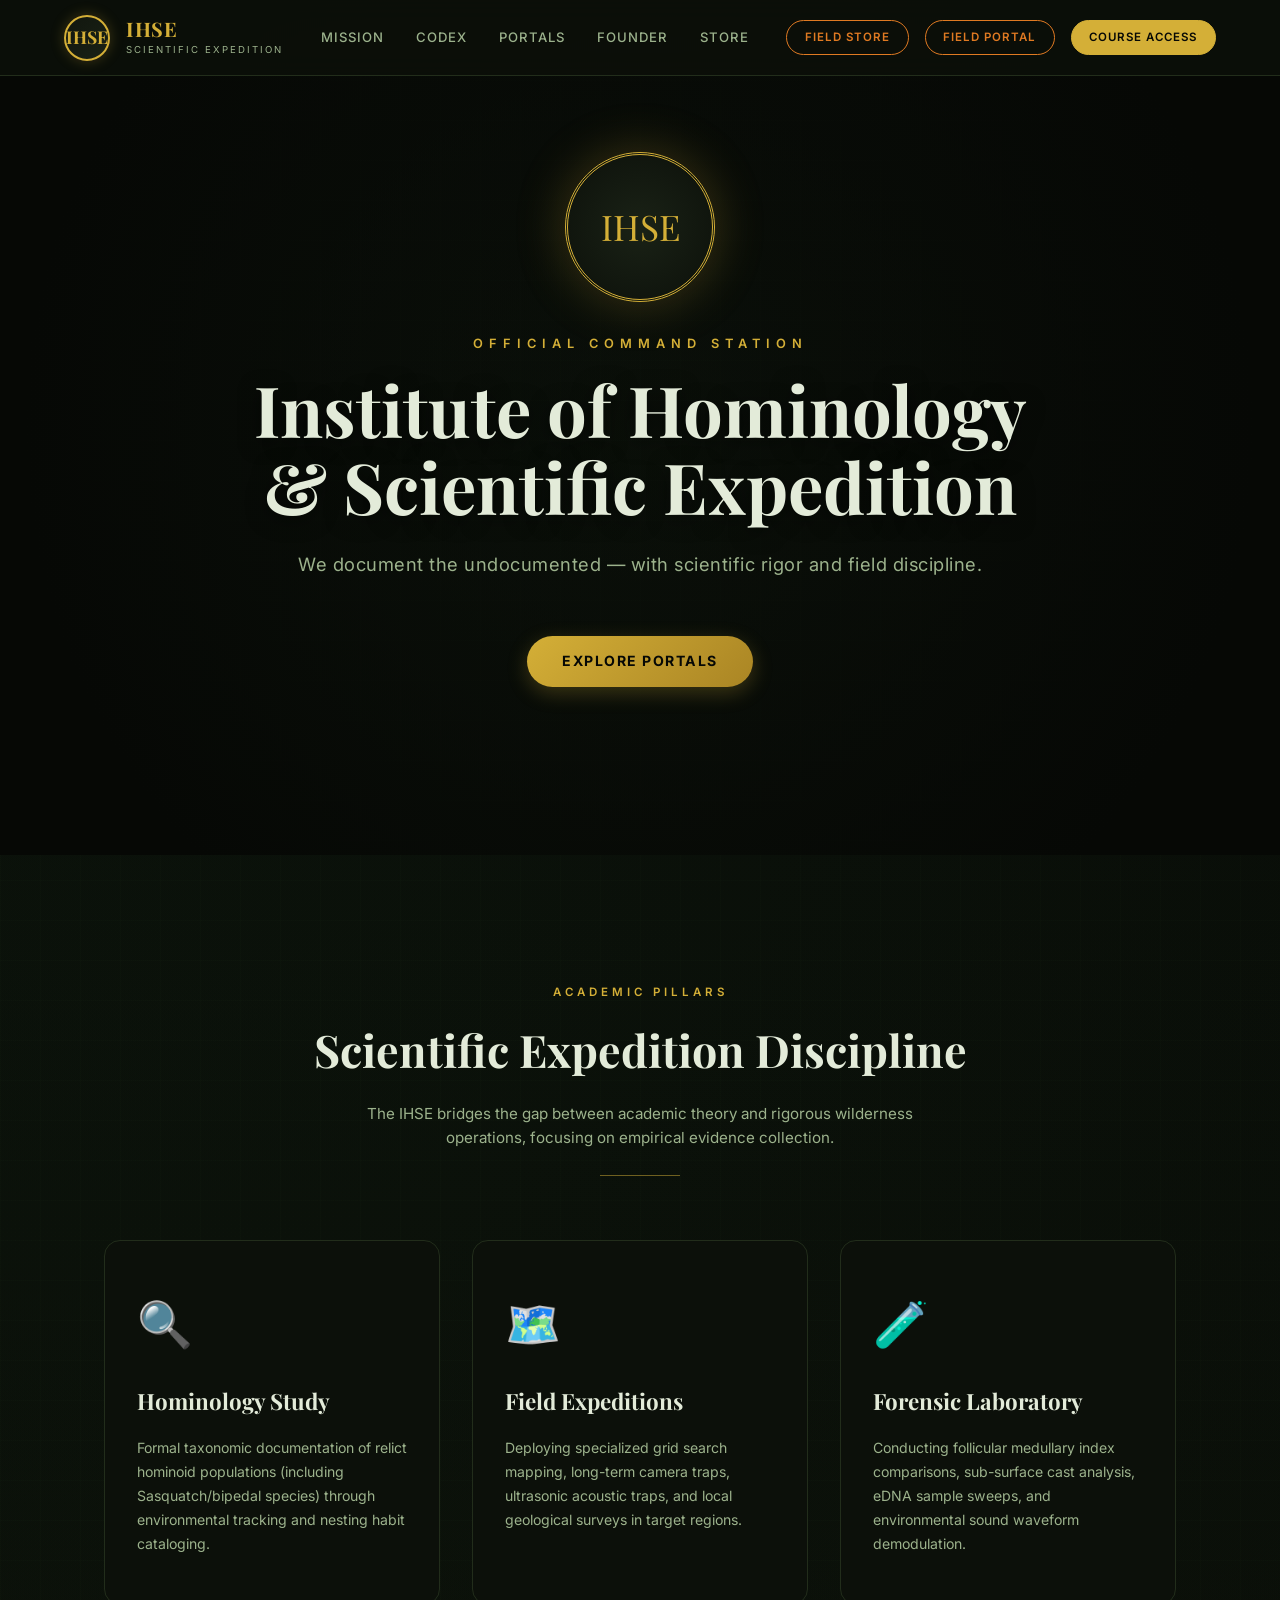
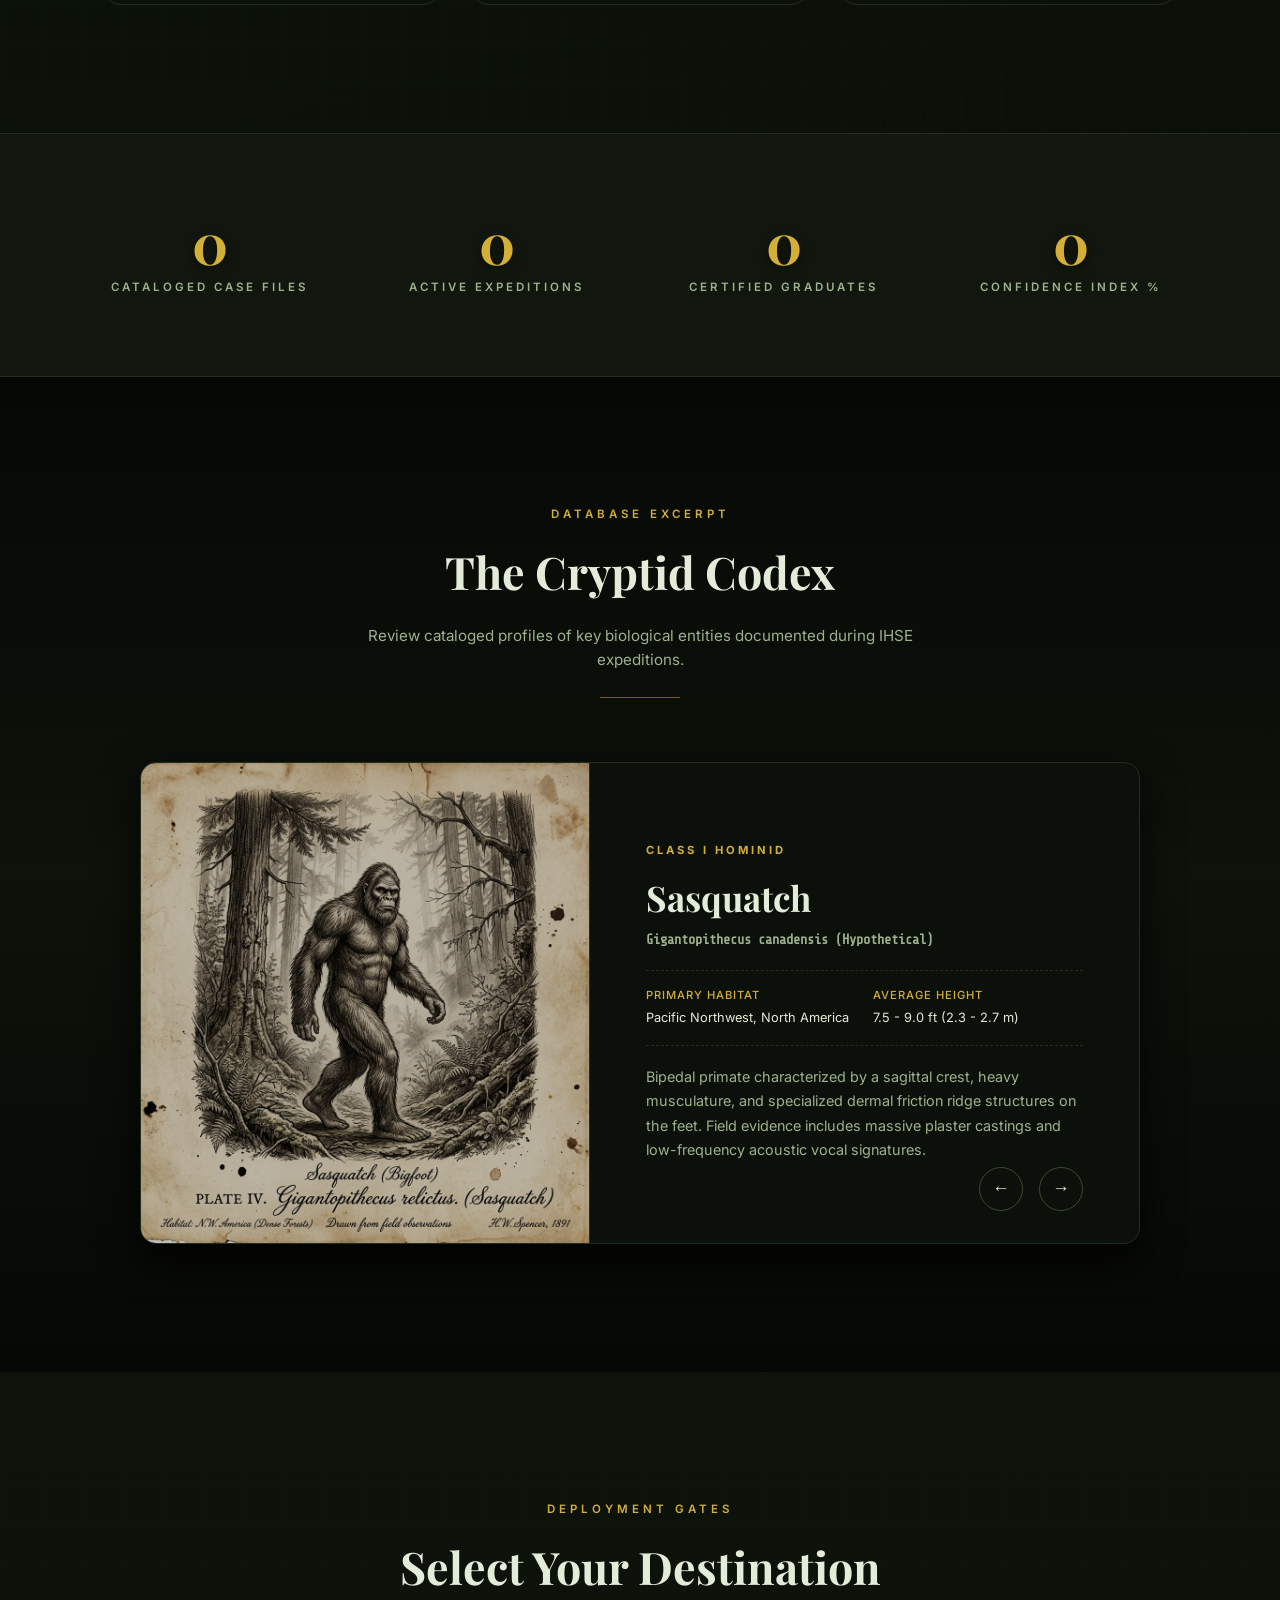
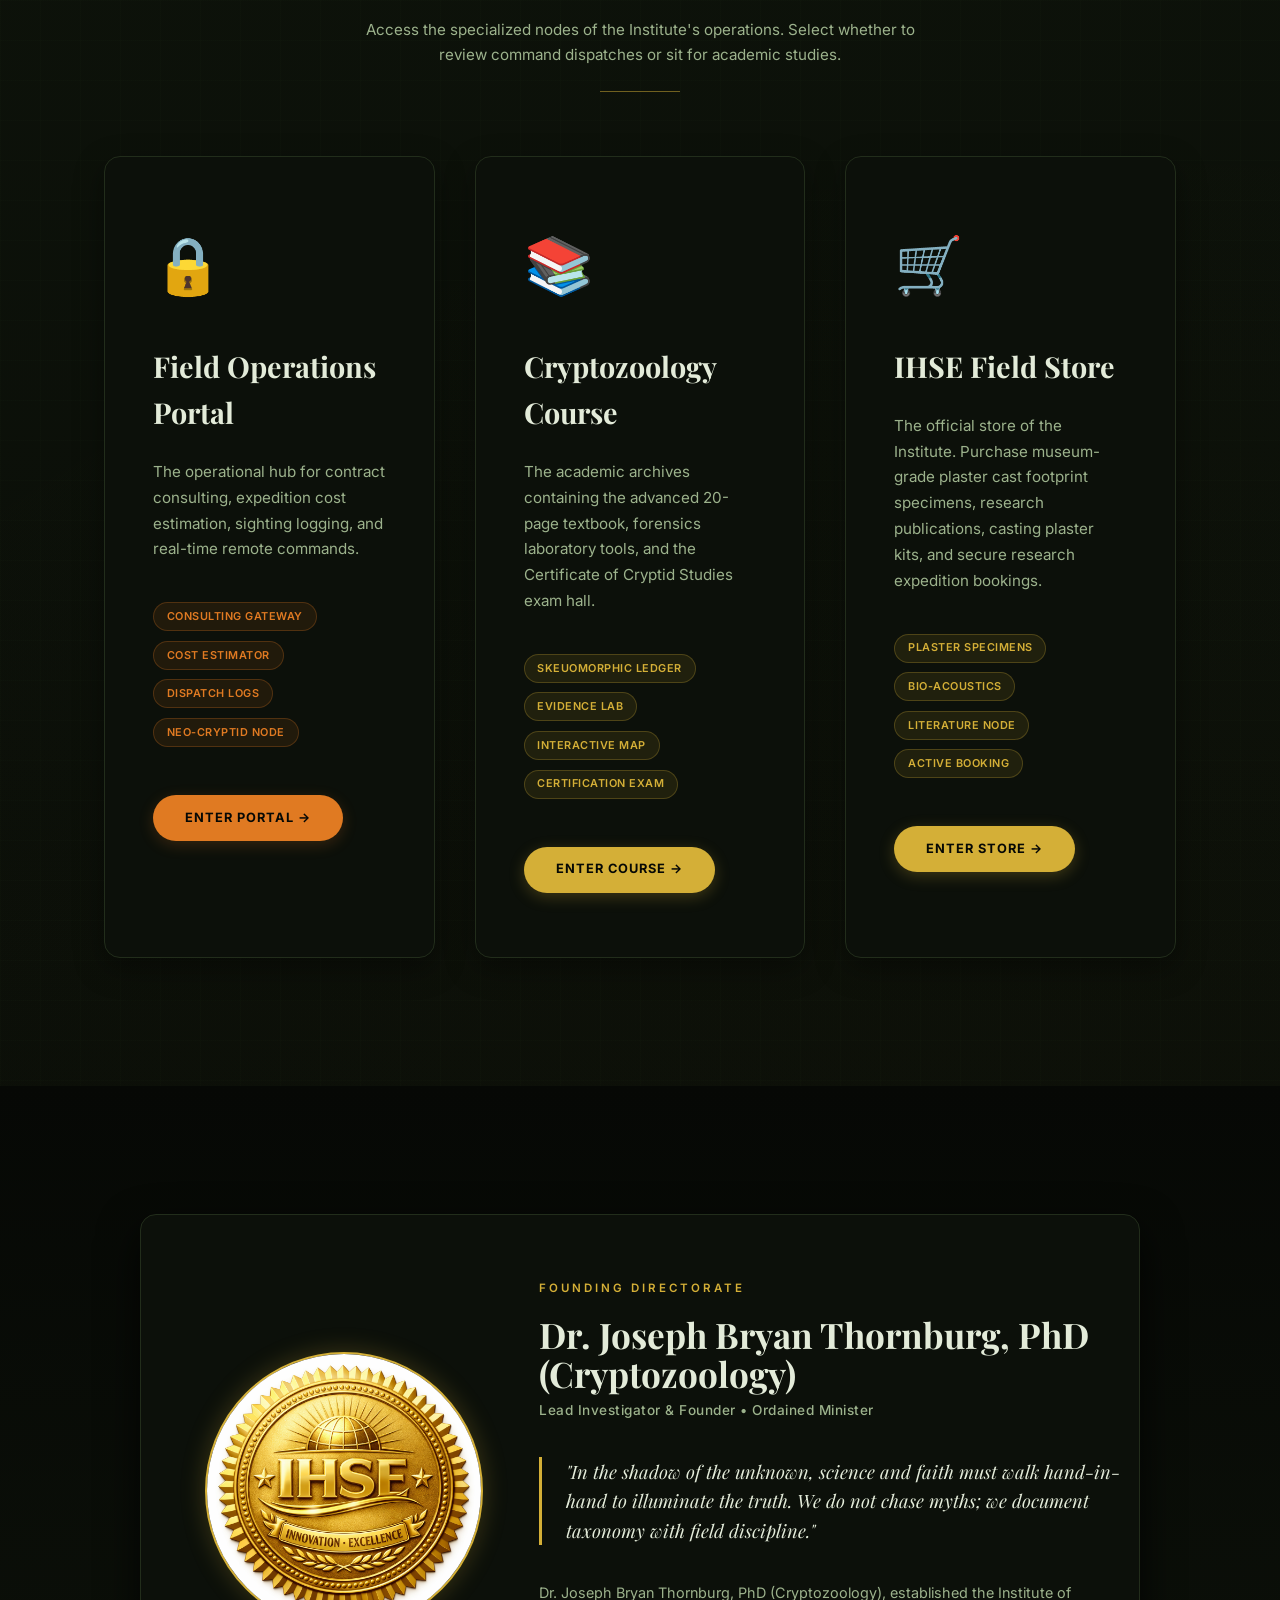
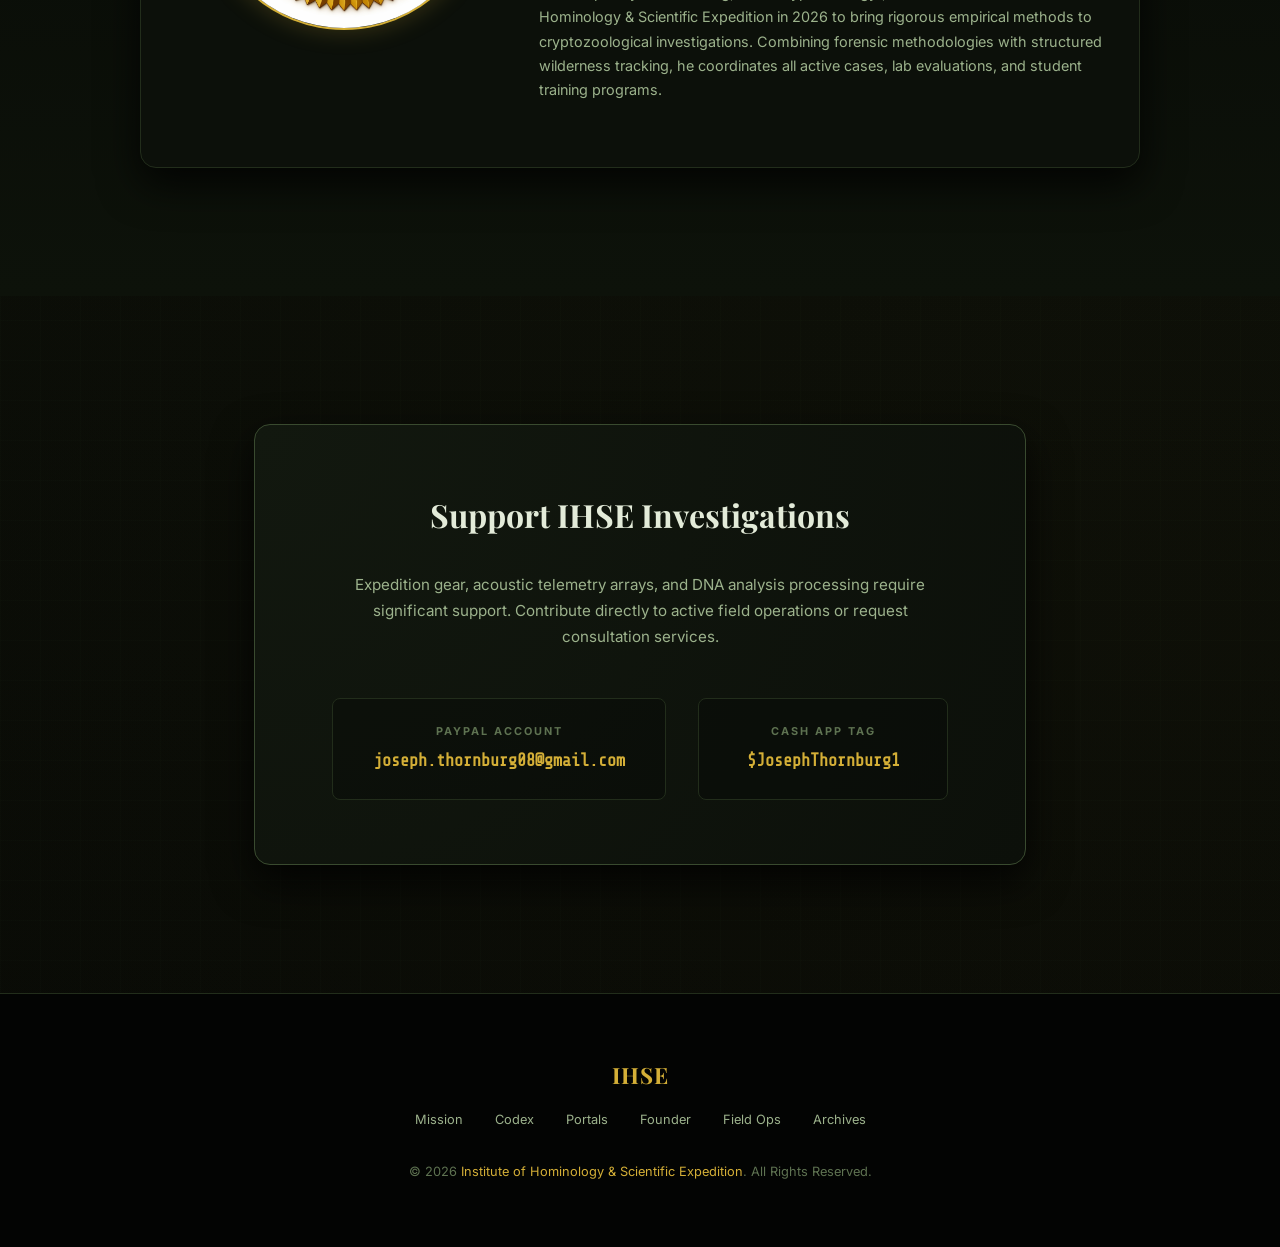
<file: index.html>
<!DOCTYPE html>
<html lang="en">
<head>
    <meta charset="UTF-8">
    <meta name="viewport" content="width=device-width, initial-scale=1.0">
    <title>IHSE — Institute of Hominology & Scientific Expedition</title>
    <meta name="description" content="Institute of Hominology & Scientific Expedition (IHSE) — Official portal for scientific cryptid research, field operations, forensic labs, and advanced academic studies.">
    <link rel="preconnect" href="https://fonts.googleapis.com">
    <link href="https://fonts.googleapis.com/css2?family=Playfair+Display:ital,wght@0,400;0,600;0,700;1,400&family=Inter:wght@300;400;500;600;700&family=Share+Tech+Mono&display=swap" rel="stylesheet">
    <style>
        :root {
            --bg-main: #060805;
            --bg-card: #0c100a;
            --bg-panel: #11160e;
            --bg-glass: rgba(12, 16, 10, 0.85);
            --border: #222d1b;
            --border-bright: #394a2f;
            --text-primary: #e3ebd9;
            --text-secondary: #9cb28c;
            --text-muted: #5e7251;
            
            --gold: #d4af37;
            --gold-dark: #aa8524;
            --gold-glow: rgba(212, 175, 55, 0.25);
            --gold-bright-glow: rgba(212, 175, 55, 0.45);
            
            --orange: #e07a22;
            --orange-glow: rgba(224, 122, 34, 0.2);
            --green-bright: #52c270;
            --red-bright: #eb5757;
            
            --font-ui: 'Inter', sans-serif;
            --font-serif: 'Playfair Display', serif;
            --font-mono: 'Share Tech Mono', monospace;
            
            --radius-lg: 16px;
            --radius-md: 8px;
            --shadow: 0 16px 40px rgba(0, 0, 0, 0.8);
            --transition: all 0.3s cubic-bezier(0.25, 0.8, 0.25, 1);
        }

        * { 
            box-sizing: border-box; 
            margin: 0; 
            padding: 0; 
        }

        html {
            scroll-behavior: smooth;
        }

        body {
            background-color: var(--bg-main);
            color: var(--text-primary);
            font-family: var(--font-ui);
            line-height: 1.6;
            min-height: 100vh;
            overflow-x: hidden;
            background-image: 
                radial-gradient(circle at 10% 10%, rgba(82, 194, 112, 0.04) 0%, transparent 40%),
                radial-gradient(circle at 90% 90%, rgba(212, 175, 55, 0.03) 0%, transparent 40%),
                linear-gradient(180deg, var(--bg-main) 0%, #0d120a 50%, var(--bg-main) 100%);
            position: relative;
        }

        /* Tactical Grid Background */
        body::before {
            content: '';
            position: absolute;
            top: 0; left: 0; right: 0; bottom: 0;
            background-image: 
                linear-gradient(rgba(34, 45, 27, 0.08) 1px, transparent 1px),
                linear-gradient(90deg, rgba(34, 45, 27, 0.08) 1px, transparent 1px);
            background-size: 40px 40px;
            pointer-events: none;
            z-index: 0;
        }

        /* ── HEADER NAVBAR ── */
        header {
            position: fixed;
            top: 0; left: 0; right: 0;
            height: 76px;
            background: var(--bg-glass);
            backdrop-filter: blur(12px);
            -webkit-backdrop-filter: blur(12px);
            border-bottom: 1px solid var(--border);
            display: flex;
            align-items: center;
            justify-content: space-between;
            padding: 0 4rem;
            z-index: 1000;
            transition: var(--transition);
        }

        header.scrolled {
            height: 64px;
            background: rgba(6, 8, 5, 0.95);
            border-color: var(--border-bright);
        }

        .logo-wrap {
            display: flex;
            align-items: center;
            gap: 1rem;
            text-decoration: none;
        }

        .logo-badge {
            width: 46px;
            height: 46px;
            border-radius: 50%;
            border: 2px solid var(--gold);
            background: linear-gradient(135deg, #11160e, #1a2216);
            display: flex;
            align-items: center;
            justify-content: center;
            font-family: var(--font-serif);
            font-size: 1.1rem;
            color: var(--gold);
            font-weight: 700;
            box-shadow: 0 0 14px var(--gold-glow);
            transition: var(--transition);
        }

        .logo-text-wrap {
            display: flex;
            flex-direction: column;
        }

        .logo-title {
            font-family: var(--font-serif);
            font-size: 1.25rem;
            color: var(--gold);
            font-weight: 700;
            line-height: 1.1;
            letter-spacing: 0.5px;
        }

        .logo-sub {
            font-size: 0.6rem;
            letter-spacing: 2px;
            text-transform: uppercase;
            color: var(--text-secondary);
            margin-top: 2px;
        }

        nav {
            display: flex;
            align-items: center;
            gap: 2rem;
        }

        .nav-link {
            color: var(--text-secondary);
            text-decoration: none;
            font-size: 0.82rem;
            font-weight: 500;
            letter-spacing: 1px;
            text-transform: uppercase;
            transition: var(--transition);
        }

        .nav-link:hover {
            color: var(--gold);
        }

        .header-ctas {
            display: flex;
            align-items: center;
            gap: 1rem;
        }

        .btn-header {
            padding: 0.45rem 1.1rem;
            border-radius: 20px;
            font-size: 0.72rem;
            font-weight: 600;
            text-transform: uppercase;
            letter-spacing: 1px;
            cursor: pointer;
            text-decoration: none;
            transition: var(--transition);
        }

        .btn-header.portal {
            background: transparent;
            color: var(--orange);
            border: 1px solid var(--orange);
        }

        .btn-header.portal:hover {
            background: rgba(224, 122, 34, 0.1);
            box-shadow: 0 0 10px var(--orange-glow);
        }

        .btn-header.course {
            background: var(--gold);
            color: #060805;
            border: 1px solid var(--gold);
        }

        .btn-header.course:hover {
            background: var(--gold-dark);
            border-color: var(--gold-dark);
            box-shadow: 0 0 15px var(--gold-glow);
        }

        /* ── HERO SECTION ── */
        .hero-section {
            min-height: 95vh;
            display: flex;
            flex-direction: column;
            align-items: center;
            justify-content: center;
            text-align: center;
            position: relative;
            padding: 8rem 2rem 4rem;
            overflow: hidden;
        }

        .hero-bg-overlay {
            position: absolute;
            inset: 0;
            background: radial-gradient(circle at 50% 50%, rgba(12, 16, 10, 0.4) 0%, var(--bg-main) 80%);
            z-index: 1;
        }

        .hero-seal {
            width: 150px;
            height: 150px;
            border-radius: 50%;
            border: 3px double var(--gold);
            background: radial-gradient(circle, #1a2216, #0c100a);
            display: flex;
            align-items: center;
            justify-content: center;
            font-family: var(--font-serif);
            font-size: 2.2rem;
            color: var(--gold);
            box-shadow: 0 0 50px var(--gold-glow);
            margin-bottom: 2rem;
            position: relative;
            z-index: 2;
            animation: float 6s ease-in-out infinite;
        }

        @keyframes float {
            0%, 100% { transform: translateY(0); box-shadow: 0 0 50px var(--gold-glow); }
            50% { transform: translateY(-10px); box-shadow: 0 0 70px var(--gold-bright-glow); }
        }

        .hero-label {
            font-size: 0.8rem;
            letter-spacing: 6px;
            text-transform: uppercase;
            color: var(--gold);
            margin-bottom: 1rem;
            font-weight: 600;
            position: relative;
            z-index: 2;
        }

        .hero-section h1 {
            font-family: var(--font-serif);
            font-size: clamp(2.4rem, 6vw, 4.4rem);
            line-height: 1.1;
            margin-bottom: 1.5rem;
            font-weight: 700;
            max-width: 1000px;
            position: relative;
            z-index: 2;
            color: var(--text-primary);
            text-shadow: 0 4px 20px rgba(0,0,0,0.6);
        }

        .hero-tagline-container {
            height: 30px;
            margin-bottom: 3.5rem;
            position: relative;
            z-index: 2;
        }

        .hero-tagline {
            font-size: 1.15rem;
            color: var(--text-secondary);
            font-weight: 400;
            letter-spacing: 0.5px;
            opacity: 0;
            transform: translateY(10px);
            position: absolute;
            left: 50%;
            transform: translateX(-50%) translateY(10px);
            white-space: nowrap;
            transition: all 0.5s ease-in-out;
        }

        .hero-tagline.active {
            opacity: 1;
            transform: translateX(-50%) translateY(0);
        }

        .hero-btns {
            display: flex;
            gap: 1.5rem;
            position: relative;
            z-index: 2;
            margin-bottom: 5rem;
        }

        .btn-main {
            padding: 0.9rem 2.2rem;
            border-radius: 30px;
            font-weight: 700;
            font-size: 0.88rem;
            text-transform: uppercase;
            letter-spacing: 1.5px;
            cursor: pointer;
            text-decoration: none;
            transition: var(--transition);
        }

        .btn-main.primary {
            background: linear-gradient(135deg, var(--gold), var(--gold-dark));
            color: #060805;
            border: none;
            box-shadow: 0 6px 20px var(--gold-glow);
        }

        .btn-main.primary:hover {
            transform: translateY(-2px);
            box-shadow: 0 10px 30px rgba(212, 175, 55, 0.45);
        }

        .btn-main.secondary {
            background: transparent;
            color: var(--text-primary);
            border: 1px solid var(--border-bright);
        }

        .btn-main.secondary:hover {
            border-color: var(--gold);
            color: var(--gold);
            transform: translateY(-2px);
            background: rgba(212, 175, 55, 0.05);
        }

        /* ── SECTION HEADER ── */
        .section-header {
            text-align: center;
            margin-bottom: 4rem;
            position: relative;
            z-index: 2;
        }

        .section-tag {
            font-size: 0.72rem;
            letter-spacing: 4px;
            text-transform: uppercase;
            color: var(--gold);
            font-weight: 600;
            margin-bottom: 0.8rem;
            display: block;
        }

        .section-header h2 {
            font-family: var(--font-serif);
            font-size: clamp(2rem, 4vw, 2.8rem);
            color: var(--text-primary);
            font-weight: 700;
        }

        .section-header p {
            color: var(--text-secondary);
            max-width: 600px;
            margin: 1rem auto 0;
            font-size: 0.95rem;
        }

        .divider-gold {
            width: 80px;
            height: 1px;
            background: var(--gold);
            margin: 1.5rem auto 0;
            opacity: 0.5;
        }

        /* ── CORE PILLARS SECTION ── */
        .pillars-section {
            padding: 8rem 4rem;
            max-width: 1200px;
            margin: 0 auto;
            position: relative;
            z-index: 2;
        }

        .pillars-grid {
            display: grid;
            grid-template-columns: repeat(3, 1fr);
            gap: 2rem;
        }

        .pillar-card {
            background: var(--bg-card);
            border: 1px solid var(--border);
            border-radius: var(--radius-lg);
            padding: 3rem 2rem;
            transition: var(--transition);
            position: relative;
            overflow: hidden;
            display: flex;
            flex-direction: column;
            gap: 1rem;
        }

        .pillar-card::before {
            content: '';
            position: absolute;
            top: 0; left: 0; right: 0;
            height: 2px;
            background: linear-gradient(90deg, transparent, var(--gold), transparent);
            opacity: 0;
            transition: var(--transition);
        }

        .pillar-card:hover {
            transform: translateY(-8px);
            border-color: var(--border-bright);
            box-shadow: var(--shadow);
            background: var(--bg-panel);
        }

        .pillar-card:hover::before {
            opacity: 1;
        }

        .pillar-icon {
            font-size: 2.8rem;
            color: var(--gold);
            margin-bottom: 0.5rem;
        }

        .pillar-card h3 {
            font-family: var(--font-serif);
            font-size: 1.4rem;
            color: var(--text-primary);
        }

        .pillar-card p {
            color: var(--text-secondary);
            font-size: 0.88rem;
            line-height: 1.7;
        }

        /* ── INTERACTIVE CAROUSEL (CODEX) ── */
        .codex-section {
            padding: 8rem 4rem;
            background: linear-gradient(180deg, var(--bg-main) 0%, #0d120a 50%, var(--bg-main) 100%);
            position: relative;
            z-index: 2;
        }

        .carousel-container {
            max-width: 1000px;
            margin: 0 auto;
            position: relative;
            border: 1px solid var(--border);
            border-radius: var(--radius-lg);
            background: var(--bg-card);
            overflow: hidden;
            box-shadow: var(--shadow);
        }

        .carousel-track-wrapper {
            overflow: hidden;
            width: 100%;
        }

        .carousel-track {
            display: flex;
            transition: transform 0.6s cubic-bezier(0.25, 0.8, 0.25, 1);
            width: 400%; /* 4 slides */
        }

        .carousel-slide {
            width: 25%; /* 1/4 of track */
            flex-shrink: 0;
            display: grid;
            grid-template-columns: 45% 55%;
            align-items: center;
        }

        .slide-img-wrap {
            height: 480px;
            background: #060805;
            position: relative;
            overflow: hidden;
            border-right: 1px solid var(--border);
            display: flex;
            align-items: center;
            justify-content: center;
        }

        .slide-img {
            width: 100%;
            height: 100%;
            object-fit: cover;
            opacity: 0.75;
            transition: var(--transition);
        }

        .carousel-slide:hover .slide-img {
            transform: scale(1.05);
            opacity: 0.9;
        }

        .slide-info-pane {
            padding: 3.5rem;
            display: flex;
            flex-direction: column;
            gap: 1.2rem;
            text-align: left;
        }

        .slide-tag {
            font-size: 0.7rem;
            letter-spacing: 3px;
            text-transform: uppercase;
            color: var(--gold);
            font-weight: 700;
        }

        .slide-title {
            font-family: var(--font-serif);
            font-size: 2.2rem;
            color: var(--text-primary);
            line-height: 1.1;
        }

        .slide-subtitle {
            font-family: var(--font-mono);
            font-size: 0.85rem;
            color: var(--text-secondary);
            margin-top: -0.5rem;
        }

        .slide-meta-grid {
            display: grid;
            grid-template-columns: 1fr 1fr;
            gap: 1rem;
            border-top: 1px dashed var(--border);
            border-bottom: 1px dashed var(--border);
            padding: 1rem 0;
            font-size: 0.8rem;
        }

        .meta-item strong {
            color: var(--gold);
            display: block;
            margin-bottom: 0.2rem;
            font-weight: 500;
            text-transform: uppercase;
            font-size: 0.7rem;
            letter-spacing: 1px;
        }

        .meta-item span {
            color: var(--text-primary);
        }

        .slide-desc {
            color: var(--text-secondary);
            font-size: 0.9rem;
            line-height: 1.7;
        }

        .carousel-controls {
            position: absolute;
            bottom: 2rem;
            right: 3.5rem;
            display: flex;
            gap: 1rem;
            z-index: 10;
        }

        .carousel-btn {
            width: 44px;
            height: 44px;
            border-radius: 50%;
            border: 1px solid var(--border-bright);
            background: rgba(12, 16, 10, 0.6);
            color: var(--text-primary);
            display: flex;
            align-items: center;
            justify-content: center;
            cursor: pointer;
            transition: var(--transition);
            font-size: 1.1rem;
        }

        .carousel-btn:hover {
            border-color: var(--gold);
            color: var(--gold);
            background: rgba(212, 175, 55, 0.1);
        }

        /* ── PORTAL GATEWAYS SECTION ── */
        .gateways-section {
            padding: 8rem 4rem;
            max-width: 1200px;
            margin: 0 auto;
            position: relative;
            z-index: 2;
        }

        .gateways-grid {
            display: grid;
            grid-template-columns: repeat(3, 1fr);
            gap: 2.5rem;
        }

        .gate-card {
            background: var(--bg-card);
            border: 1px solid var(--border);
            border-radius: var(--radius-lg);
            padding: 4rem 3rem;
            text-align: left;
            position: relative;
            overflow: hidden;
            display: flex;
            flex-direction: column;
            gap: 1.5rem;
            transition: var(--transition);
            box-shadow: 0 10px 30px rgba(0,0,0,0.4);
        }

        .gate-card::before {
            content: '';
            position: absolute;
            top: 0; left: 0; right: 0;
            height: 3px;
            opacity: 0;
            transition: var(--transition);
        }

        .gate-card.field::before {
            background: linear-gradient(90deg, transparent, var(--orange), transparent);
        }

        .gate-card.academic::before {
            background: linear-gradient(90deg, transparent, var(--gold), transparent);
        }

        .gate-card:hover {
            transform: translateY(-8px);
            box-shadow: var(--shadow);
            background: var(--bg-panel);
        }

        .gate-card:hover::before {
            opacity: 1;
        }

        .gate-card.field:hover {
            border-color: rgba(224, 122, 34, 0.3);
            box-shadow: 0 20px 60px rgba(224, 122, 34, 0.08);
        }

        .gate-card.academic:hover {
            border-color: rgba(212, 175, 55, 0.3);
            box-shadow: 0 20px 60px rgba(212, 175, 55, 0.08);
        }

        .gate-icon {
            font-size: 3.5rem;
            margin-bottom: 0.5rem;
        }

        .gate-card h3 {
            font-family: var(--font-serif);
            font-size: 1.8rem;
            color: var(--text-primary);
        }

        .gate-card p {
            color: var(--text-secondary);
            font-size: 0.95rem;
            line-height: 1.7;
            margin-bottom: 1rem;
        }

        .gate-badge-list {
            display: flex;
            flex-wrap: wrap;
            gap: 0.6rem;
            margin-bottom: 1.5rem;
        }

        .gate-badge {
            font-size: 0.68rem;
            text-transform: uppercase;
            letter-spacing: 0.5px;
            padding: 0.3rem 0.8rem;
            border-radius: 20px;
            font-weight: 600;
        }

        .gate-card.field .gate-badge {
            background: rgba(224, 122, 34, 0.1);
            color: var(--orange);
            border: 1px solid rgba(224, 122, 34, 0.25);
        }

        .gate-card.academic .gate-badge {
            background: rgba(212, 175, 55, 0.1);
            color: var(--gold);
            border: 1px solid rgba(212, 175, 55, 0.25);
        }

        .btn-gate {
            align-self: flex-start;
            padding: 0.8rem 2rem;
            border-radius: 25px;
            font-weight: 700;
            font-size: 0.8rem;
            text-transform: uppercase;
            letter-spacing: 1px;
            text-decoration: none;
            transition: var(--transition);
        }

        .gate-card.field .btn-gate {
            background: var(--orange);
            color: #060805;
            box-shadow: 0 4px 15px var(--orange-glow);
        }

        .gate-card.field .btn-gate:hover {
            background: #f2913a;
            box-shadow: 0 6px 22px rgba(224, 122, 34, 0.45);
            transform: translateY(-2px);
        }

        .gate-card.academic .btn-gate {
            background: var(--gold);
            color: #060805;
            box-shadow: 0 4px 15px var(--gold-glow);
        }

        .gate-card.academic .btn-gate:hover {
            background: var(--gold-dark);
            box-shadow: 0 6px 22px rgba(212, 175, 55, 0.45);
            transform: translateY(-2px);
        }

        /* ── STATS DASHBOARD ── */
        .stats-section {
            padding: 5rem 4rem;
            background: var(--bg-panel);
            border-top: 1px solid var(--border);
            border-bottom: 1px solid var(--border);
            position: relative;
            z-index: 2;
        }

        .stats-wrap {
            max-width: 1100px;
            margin: 0 auto;
            display: flex;
            justify-content: space-around;
            flex-wrap: wrap;
            gap: 3rem;
        }

        .stat-card {
            text-align: center;
            flex: 1;
            min-width: 200px;
        }

        .stat-val {
            font-family: var(--font-serif);
            font-size: 3.5rem;
            color: var(--gold);
            font-weight: 700;
            line-height: 1;
            margin-bottom: 0.5rem;
            text-shadow: 0 4px 10px rgba(0,0,0,0.4);
        }

        .stat-lbl {
            font-size: 0.72rem;
            letter-spacing: 3px;
            text-transform: uppercase;
            color: var(--text-secondary);
            font-weight: 600;
        }

        /* ── FOUNDER SECTION ── */
        .founder-section {
            padding: 8rem 4rem;
            background: linear-gradient(180deg, var(--bg-main) 0%, #0d120a 100%);
            position: relative;
            z-index: 2;
        }

        .founder-card {
            max-width: 1000px;
            margin: 0 auto;
            background: var(--bg-card);
            border: 1px solid var(--border);
            border-radius: var(--radius-lg);
            padding: 4rem;
            display: grid;
            grid-template-columns: 32% 68%;
            gap: 3.5rem;
            align-items: center;
            box-shadow: var(--shadow);
            position: relative;
        }

        .founder-seal-img {
            width: 100%;
            aspect-ratio: 1;
            border-radius: 50%;
            border: 2px solid var(--gold);
            object-fit: cover;
            box-shadow: 0 0 25px var(--gold-glow);
            background: #11160e;
        }

        .founder-info {
            text-align: left;
            display: flex;
            flex-direction: column;
            gap: 1.2rem;
        }

        .founder-title-lbl {
            font-size: 0.72rem;
            letter-spacing: 3px;
            text-transform: uppercase;
            color: var(--gold);
            font-weight: 600;
        }

        .founder-info h3 {
            font-family: var(--font-serif);
            font-size: 2.2rem;
            color: var(--text-primary);
            line-height: 1.1;
            margin: 0;
        }

        .founder-info h4 {
            font-size: 0.85rem;
            color: var(--text-secondary);
            font-weight: 500;
            margin-top: -0.8rem;
            letter-spacing: 0.5px;
        }

        .founder-quote {
            font-family: var(--font-serif);
            font-size: 1.15rem;
            font-style: italic;
            color: var(--text-primary);
            line-height: 1.6;
            border-left: 3px solid var(--gold);
            padding-left: 1.5rem;
            margin: 1rem 0;
        }

        .founder-bio {
            color: var(--text-secondary);
            font-size: 0.9rem;
            line-height: 1.7;
        }

        /* ── DONATIONS & CONSULTING SECTION ── */
        .support-section {
            padding: 8rem 4rem;
            max-width: 900px;
            margin: 0 auto;
            position: relative;
            z-index: 2;
        }

        .support-card {
            background: radial-gradient(circle at top left, #12180f, var(--bg-card));
            border: 1px solid var(--border-bright);
            border-radius: var(--radius-lg);
            padding: 4rem;
            text-align: center;
            box-shadow: var(--shadow);
            display: flex;
            flex-direction: column;
            gap: 2rem;
        }

        .support-card h3 {
            font-family: var(--font-serif);
            font-size: 2rem;
            color: var(--text-primary);
            margin: 0;
        }

        .support-card p {
            color: var(--text-secondary);
            max-width: 600px;
            margin: 0 auto;
            font-size: 0.95rem;
            line-height: 1.7;
        }

        .payment-methods {
            display: flex;
            justify-content: center;
            gap: 2rem;
            flex-wrap: wrap;
            margin-top: 1rem;
        }

        .pay-box {
            background: rgba(6, 8, 5, 0.4);
            border: 1px solid var(--border);
            border-radius: var(--radius-md);
            padding: 1.5rem 2.5rem;
            min-width: 250px;
            transition: var(--transition);
        }

        .pay-box:hover {
            border-color: var(--gold);
            background: var(--bg-panel);
            transform: translateY(-2px);
        }

        .pay-lbl {
            font-size: 0.68rem;
            letter-spacing: 2px;
            text-transform: uppercase;
            color: var(--text-muted);
            margin-bottom: 0.5rem;
            font-weight: 700;
        }

        .pay-val {
            font-family: var(--font-mono);
            font-size: 1.05rem;
            color: var(--gold);
            font-weight: bold;
        }

        /* ── FOOTER ── */
        footer {
            background: #030403;
            border-top: 1px solid var(--border);
            padding: 4rem;
            text-align: center;
            font-size: 0.8rem;
            color: var(--text-muted);
            position: relative;
            z-index: 2;
        }

        .footer-logo {
            font-family: var(--font-serif);
            font-size: 1.4rem;
            color: var(--gold);
            font-weight: 700;
            margin-bottom: 1rem;
            letter-spacing: 1px;
        }

        .footer-links {
            display: flex;
            justify-content: center;
            gap: 2rem;
            margin-bottom: 2rem;
        }

        .footer-link {
            color: var(--text-secondary);
            text-decoration: none;
            transition: var(--transition);
        }

        .footer-link:hover {
            color: var(--gold);
        }

        .footer-copyright span {
            color: var(--gold);
        }

        /* ── RESPONSIVE DESIGN ── */
        @media (max-width: 1024px) {
            header { padding: 0 2rem; }
            .pillars-grid { grid-template-columns: 1fr; gap: 1.5rem; }
            .gateways-grid { grid-template-columns: 1fr; gap: 2rem; }
            .carousel-slide { grid-template-columns: 1fr; }
            .slide-img-wrap { height: 300px; border-right: none; border-bottom: 1px solid var(--border); }
            .founder-card { grid-template-columns: 1fr; gap: 2rem; padding: 2.5rem; }
            .founder-seal-img { max-width: 200px; margin: 0 auto; }
            .support-card { padding: 2.5rem; }
        }

        @media (max-width: 768px) {
            header { justify-content: center; height: auto; padding: 1rem; flex-direction: column; gap: 1rem; }
            header.scrolled { height: auto; }
            nav { gap: 1rem; flex-wrap: wrap; justify-content: center; }
            .header-ctas { flex-wrap: wrap; justify-content: center; }
            .hero-section { padding-top: 12rem; }
            .hero-btns { flex-direction: column; width: 100%; max-width: 300px; }
            .codex-section { padding: 4rem 1rem; }
            .slide-info-pane { padding: 1.5rem; }
            .slide-title { font-size: 1.8rem; }
            .carousel-controls { right: 1.5rem; }
            .support-section { padding: 4rem 1rem; }
        }
    </style>
</head>
<body>

    <!-- ── NAVIGATION HEADER ── -->
    <header id="navbar">
        <a href="#" class="logo-wrap">
            <div class="logo-badge">IHSE</div>
            <div class="logo-text-wrap">
                <span class="logo-title">IHSE</span>
                <span class="logo-sub">Scientific Expedition</span>
            </div>
        </a>
        <nav>
            <a href="#mission" class="nav-link">Mission</a>
            <a href="#codex" class="nav-link">Codex</a>
            <a href="#gateways" class="nav-link">Portals</a>
            <a href="#founder" class="nav-link">Founder</a>
            <a href="store.html" class="nav-link">Store</a>
        </nav>
        <div class="header-ctas">
            <a href="store.html" class="btn-header portal">Field Store</a>
            <a href="portal.html" class="btn-header portal">Field Portal</a>
            <a href="course.html" class="btn-header course">Course Access</a>
        </div>
    </header>

    <!-- ── HERO SECTION ── -->
    <section class="hero-section" id="hero">
        <div class="hero-bg-overlay"></div>
        <div class="hero-seal">IHSE</div>
        <p class="hero-label">Official Command Station</p>
        <h1>Institute of Hominology<br>&amp; Scientific Expedition</h1>
        
        <div class="hero-tagline-container">
            <p class="hero-tagline active" id="tagline-1">We document the undocumented — with scientific rigor and field discipline.</p>
            <p class="hero-tagline" id="tagline-2">Analyzing trace castings, vocal spectrograms, and eDNA forensics.</p>
            <p class="hero-tagline" id="tagline-3">Investigating relic hominid populations and cryptid biology since 2026.</p>
        </div>

        <div class="hero-btns">
            <a href="#gateways" class="btn-main primary">Explore Portals</a>
        </div>
    </section>

    <!-- ── CORE MISSION PILLARS ── -->
    <section class="pillars-section" id="mission">
        <div class="section-header">
            <span class="section-tag">Academic Pillars</span>
            <h2>Scientific Expedition Discipline</h2>
            <p>The IHSE bridges the gap between academic theory and rigorous wilderness operations, focusing on empirical evidence collection.</p>
            <div class="divider-gold"></div>
        </div>

        <div class="pillars-grid">
            <div class="pillar-card">
                <div class="pillar-icon">🔍</div>
                <h3>Hominology Study</h3>
                <p>Formal taxonomic documentation of relict hominoid populations (including Sasquatch/bipedal species) through environmental tracking and nesting habit cataloging.</p>
            </div>
            <div class="pillar-card">
                <div class="pillar-icon">🗺️</div>
                <h3>Field Expeditions</h3>
                <p>Deploying specialized grid search mapping, long-term camera traps, ultrasonic acoustic traps, and local geological surveys in target regions.</p>
            </div>
            <div class="pillar-card">
                <div class="pillar-icon">🧪</div>
                <h3>Forensic Laboratory</h3>
                <p>Conducting follicular medullary index comparisons, sub-surface cast analysis, eDNA sample sweeps, and environmental sound waveform demodulation.</p>
            </div>
        </div>
    </section>

    <!-- ── STATS DASHBOARD ── -->
    <section class="stats-section">
        <div class="stats-wrap">
            <div class="stat-card">
                <div class="stat-val" data-target="0">0</div>
                <div class="stat-lbl">Cataloged Case Files</div>
            </div>
            <div class="stat-card">
                <div class="stat-val" data-target="0">0</div>
                <div class="stat-lbl">Active Expeditions</div>
            </div>
            <div class="stat-card">
                <div class="stat-val" data-target="0">0</div>
                <div class="stat-lbl">Certified Graduates</div>
            </div>
            <div class="stat-card">
                <div class="stat-val" data-target="0">0</div>
                <div class="stat-lbl">Confidence Index %</div>
            </div>
        </div>
    </section>

    <!-- ── INTERACTIVE CODEX CAROUSEL ── -->
    <section class="codex-section" id="codex">
        <div class="section-header">
            <span class="section-tag">Database Excerpt</span>
            <h2>The Cryptid Codex</h2>
            <p>Review cataloged profiles of key biological entities documented during IHSE expeditions.</p>
            <div class="divider-gold"></div>
        </div>

        <div class="carousel-container">
            <div class="carousel-track-wrapper">
                <div class="carousel-track" id="carouselTrack">
                    
                    <!-- Slide 1: Sasquatch -->
                    <div class="carousel-slide">
                        <div class="slide-img-wrap">
                            <img src="assets/bigfoot.png" class="slide-img" alt="Sasquatch Illustration">
                        </div>
                        <div class="slide-info-pane">
                            <span class="slide-tag">Class I Hominid</span>
                            <h3 class="slide-title">Sasquatch</h3>
                            <h4 class="slide-subtitle">Gigantopithecus canadensis (Hypothetical)</h4>
                            <div class="slide-meta-grid">
                                <div class="meta-item">
                                    <strong>Primary Habitat</strong>
                                    <span>Pacific Northwest, North America</span>
                                </div>
                                <div class="meta-item">
                                    <strong>Average Height</strong>
                                    <span>7.5 - 9.0 ft (2.3 - 2.7 m)</span>
                                </div>
                            </div>
                            <p class="slide-desc">Bipedal primate characterized by a sagittal crest, heavy musculature, and specialized dermal friction ridge structures on the feet. Field evidence includes massive plaster castings and low-frequency acoustic vocal signatures.</p>
                        </div>
                    </div>

                    <!-- Slide 2: Mothman -->
                    <div class="carousel-slide">
                        <div class="slide-img-wrap">
                            <img src="assets/mothman.png" class="slide-img" alt="Mothman Illustration">
                        </div>
                        <div class="slide-info-pane">
                            <span class="slide-tag">Class III Aerial</span>
                            <h3 class="slide-title">Mothman</h3>
                            <h4 class="slide-subtitle">Anomalopteryx wv-rubra (Hypothetical)</h4>
                            <div class="slide-meta-grid">
                                <div class="meta-item">
                                    <strong>Primary Habitat</strong>
                                    <span>Point Pleasant, West Virginia</span>
                                </div>
                                <div class="meta-item">
                                    <strong>Wing Span</strong>
                                    <span>8.0 - 10.0 ft (2.4 - 3.0 m)</span>
                                </div>
                            </div>
                            <p class="slide-desc">Winged hominid exhibiting high-intensity bioluminescent ocular cells. Observations detail high-speed vertical takeoffs, structural meditation behaviors, and low acoustic warning sounds prior to electromagnetic disturbances.</p>
                        </div>
                    </div>

                    <!-- Slide 3: Nessie -->
                    <div class="carousel-slide">
                        <div class="slide-img-wrap">
                            <img src="assets/nessie.png" class="slide-img" alt="Loch Ness Monster Illustration">
                        </div>
                        <div class="slide-info-pane">
                            <span class="slide-tag">Class II Marine</span>
                            <h3 class="slide-title">Nessie</h3>
                            <h4 class="slide-subtitle">Nessiteras rhombopteryx (Hypothetical)</h4>
                            <div class="slide-meta-grid">
                                <div class="meta-item">
                                    <strong>Primary Habitat</strong>
                                    <span>Loch Ness, Scotland</span>
                                </div>
                                <div class="meta-item">
                                    <strong>Body Length</strong>
                                    <span>30.0 - 45.0 ft (9.1 - 13.7 m)</span>
                                </div>
                            </div>
                            <p class="slide-desc">Aquatic reptile structurally similar to relic plesiosaurs. Features four rhomboidal flippers, a elongated neck structure, and specialized acoustic echoing signatures detected via lake bottom sonar arrays.</p>
                        </div>
                    </div>

                    <!-- Slide 4: Chupacabra -->
                    <div class="carousel-slide">
                        <div class="slide-img-wrap">
                            <img src="assets/chupacabra.png" class="slide-img" alt="Chupacabra Illustration">
                        </div>
                        <div class="slide-info-pane">
                            <span class="slide-tag">Class V Carnivore</span>
                            <h3 class="slide-title">Chupacabra</h3>
                            <h4 class="slide-subtitle">Canis vampyrus (Hypothetical)</h4>
                            <div class="slide-meta-grid">
                                <div class="meta-item">
                                    <strong>Primary Habitat</strong>
                                    <span>Puerto Rico / Southwest USA</span>
                                </div>
                                <div class="meta-item">
                                    <strong>Mass Index</strong>
                                    <span>35 - 55 lbs (15.8 - 25.0 kg)</span>
                                </div>
                            </div>
                            <p class="slide-desc">Predatory quad-pedal canine hybrid, notable for dorsal spikes, specialized fangs, and hematophagous feeding patterns. eDNA profiles from saliva swabbing reveal complex hybrid canid-lupine genomes.</p>
                        </div>
                    </div>

                </div>
            </div>

            <!-- Controls -->
            <div class="carousel-controls">
                <button class="carousel-btn" id="prevSlideBtn">&#8592;</button>
                <button class="carousel-btn" id="nextSlideBtn">&#8594;</button>
            </div>
        </div>
    </section>

    <!-- ── PORTAL GATEWAYS SECTION ── -->
    <section class="gateways-section" id="gateways">
        <div class="section-header">
            <span class="section-tag">Deployment Gates</span>
            <h2>Select Your Destination</h2>
            <p>Access the specialized nodes of the Institute's operations. Select whether to review command dispatches or sit for academic studies.</p>
            <div class="divider-gold"></div>
        </div>

        <div class="gateways-grid">
            <!-- Field Operations Portal Card -->
            <div class="gate-card field">
                <div class="gate-icon">🔒</div>
                <h3>Field Operations Portal</h3>
                <p>The operational hub for contract consulting, expedition cost estimation, sighting logging, and real-time remote commands.</p>
                <div class="gate-badge-list">
                    <span class="gate-badge">Consulting Gateway</span>
                    <span class="gate-badge">Cost Estimator</span>
                    <span class="gate-badge">Dispatch Logs</span>
                    <span class="gate-badge">NEO-CRYPTID Node</span>
                </div>
                <a href="portal.html" class="btn-gate">Enter Portal &rarr;</a>
            </div>

            <!-- Academic Course Card -->
            <div class="gate-card academic">
                <div class="gate-icon">📚</div>
                <h3>Cryptozoology Course</h3>
                <p>The academic archives containing the advanced 20-page textbook, forensics laboratory tools, and the Certificate of Cryptid Studies exam hall.</p>
                <div class="gate-badge-list">
                    <span class="gate-badge">Skeuomorphic Ledger</span>
                    <span class="gate-badge">Evidence Lab</span>
                    <span class="gate-badge">Interactive Map</span>
                    <span class="gate-badge">Certification Exam</span>
                </div>
                <a href="course.html" class="btn-gate">Enter Course &rarr;</a>
            </div>

            <!-- Field Store Card -->
            <div class="gate-card academic">
                <div class="gate-icon">🛒</div>
                <h3>IHSE Field Store</h3>
                <p>The official store of the Institute. Purchase museum-grade plaster cast footprint specimens, research publications, casting plaster kits, and secure research expedition bookings.</p>
                <div class="gate-badge-list">
                    <span class="gate-badge">Plaster Specimens</span>
                    <span class="gate-badge">Bio-Acoustics</span>
                    <span class="gate-badge">Literature Node</span>
                    <span class="gate-badge">Active Booking</span>
                </div>
                <a href="store.html" class="btn-gate" style="background: var(--gold); color: #060805; box-shadow: 0 4px 15px var(--gold-glow);">Enter Store &rarr;</a>
            </div>
        </div>
    </section>


    <!-- ── FOUNDER'S MESSAGE ── -->
    <section class="founder-section" id="founder">
        <div class="founder-card">
            <img src="seal.png" class="founder-seal-img" alt="IHSE Emblem Seal">
            <div class="founder-info">
                <span class="founder-title-lbl">Founding Directorate</span>
                <h3>Dr. Joseph Bryan Thornburg, PhD (Cryptozoology)</h3>
                <h4>Lead Investigator &amp; Founder • Ordained Minister</h4>
                
                <p class="founder-quote">
                    "In the shadow of the unknown, science and faith must walk hand-in-hand to illuminate the truth. We do not chase myths; we document taxonomy with field discipline."
                </p>

                <p class="founder-bio">
                    Dr. Joseph Bryan Thornburg, PhD (Cryptozoology), established the Institute of Hominology &amp; Scientific Expedition in 2026 to bring rigorous empirical methods to cryptozoological investigations. Combining forensic methodologies with structured wilderness tracking, he coordinates all active cases, lab evaluations, and student training programs.
                </p>
            </div>
        </div>
    </section>

    <!-- ── SUPPORT & DONATION ── -->
    <section class="support-section">
        <div class="support-card">
            <h3>Support IHSE Investigations</h3>
            <p>Expedition gear, acoustic telemetry arrays, and DNA analysis processing require significant support. Contribute directly to active field operations or request consultation services.</p>
            
            <div class="payment-methods">
                <div class="pay-box">
                    <div class="pay-lbl">PayPal Account</div>
                    <div class="pay-val">joseph.thornburg08@gmail.com</div>
                </div>
                <div class="pay-box">
                    <div class="pay-lbl">Cash App Tag</div>
                    <div class="pay-val">$JosephThornburg1</div>
                </div>
            </div>
        </div>
    </section>

    <!-- ── FOOTER ── -->
    <footer>
        <div class="footer-logo">IHSE</div>
        <div class="footer-links">
            <a href="#mission" class="footer-link">Mission</a>
            <a href="#codex" class="footer-link">Codex</a>
            <a href="#gateways" class="footer-link">Portals</a>
            <a href="#founder" class="footer-link">Founder</a>
            <a href="portal.html" class="footer-link">Field Ops</a>
            <a href="course.html" class="footer-link">Archives</a>
        </div>
        <div class="footer-copyright">
            &copy; 2026 <span>Institute of Hominology &amp; Scientific Expedition</span>. All Rights Reserved.
        </div>
    </footer>

    <!-- ── INTERACTIVE JAVASCRIPT ── -->
    <script>
        // ── Navigation Scroll Class ──
        window.addEventListener('scroll', () => {
            const nav = document.getElementById('navbar');
            if (window.scrollY > 50) {
                nav.classList.add('scrolled');
            } else {
                nav.classList.remove('scrolled');
            }
        });

        // ── Rotating Tagline Logic ──
        let activeTaglineIdx = 0;
        const taglines = [
            document.getElementById('tagline-1'),
            document.getElementById('tagline-2'),
            document.getElementById('tagline-3')
        ];

        setInterval(() => {
            taglines[activeTaglineIdx].classList.remove('active');
            activeTaglineIdx = (activeTaglineIdx + 1) % taglines.length;
            taglines[activeTaglineIdx].classList.add('active');
        }, 5000);

        // ── Animated Stats Logic ──
        const stats = document.querySelectorAll('.stat-val');
        const animatedStats = new Set();

        const animateStats = () => {
            stats.forEach(stat => {
                if (animatedStats.has(stat)) return;
                
                const rect = stat.getBoundingClientRect();
                const isVisible = rect.top < window.innerHeight && rect.bottom >= 0;
                
                if (isVisible) {
                    animatedStats.add(stat);
                    const target = parseInt(stat.getAttribute('data-target'));
                    let current = 0;
                    const duration = 1500; // ms
                    const steps = 60;
                    const increment = target / steps;
                    const stepTime = duration / steps;
                    
                    const counter = setInterval(() => {
                        current += increment;
                        if (current >= target) {
                            stat.textContent = target.toLocaleString();
                            clearInterval(counter);
                        } else {
                            stat.textContent = Math.floor(current).toLocaleString();
                        }
                    }, stepTime);
                }
            });
        };

        window.addEventListener('scroll', animateStats);
        window.addEventListener('load', animateStats);

        // ── Codex Carousel Logic ──
        const track = document.getElementById('carouselTrack');
        const nextBtn = document.getElementById('nextSlideBtn');
        const prevBtn = document.getElementById('prevSlideBtn');
        let currentSlide = 0;
        const totalSlides = 4;

        const updateCarousel = () => {
            track.style.transform = `translateX(-${currentSlide * 25}%)`;
        };

        nextBtn.addEventListener('click', () => {
            currentSlide = (currentSlide + 1) % totalSlides;
            updateCarousel();
        });

        prevBtn.addEventListener('click', () => {
            currentSlide = (currentSlide - 1 + totalSlides) % totalSlides;
            updateCarousel();
        });
    </script>
</body>
</html>
</file>
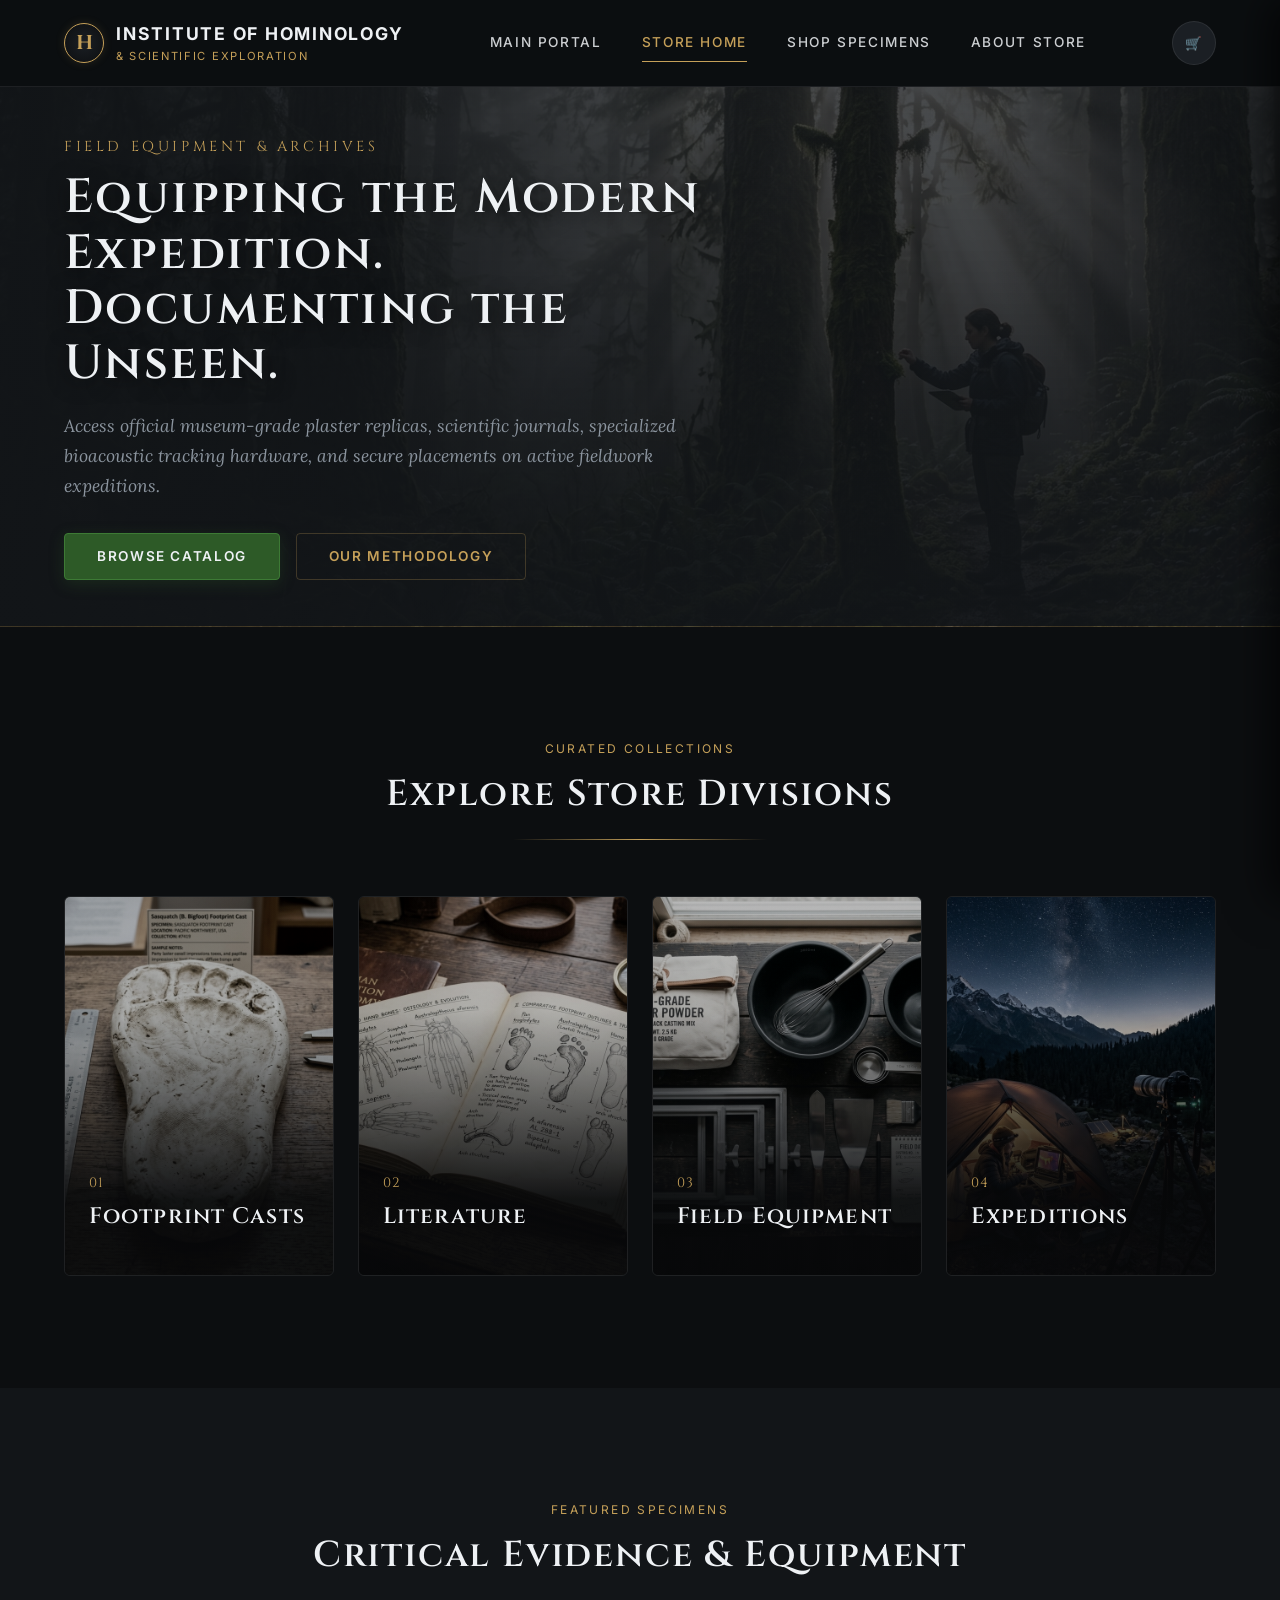
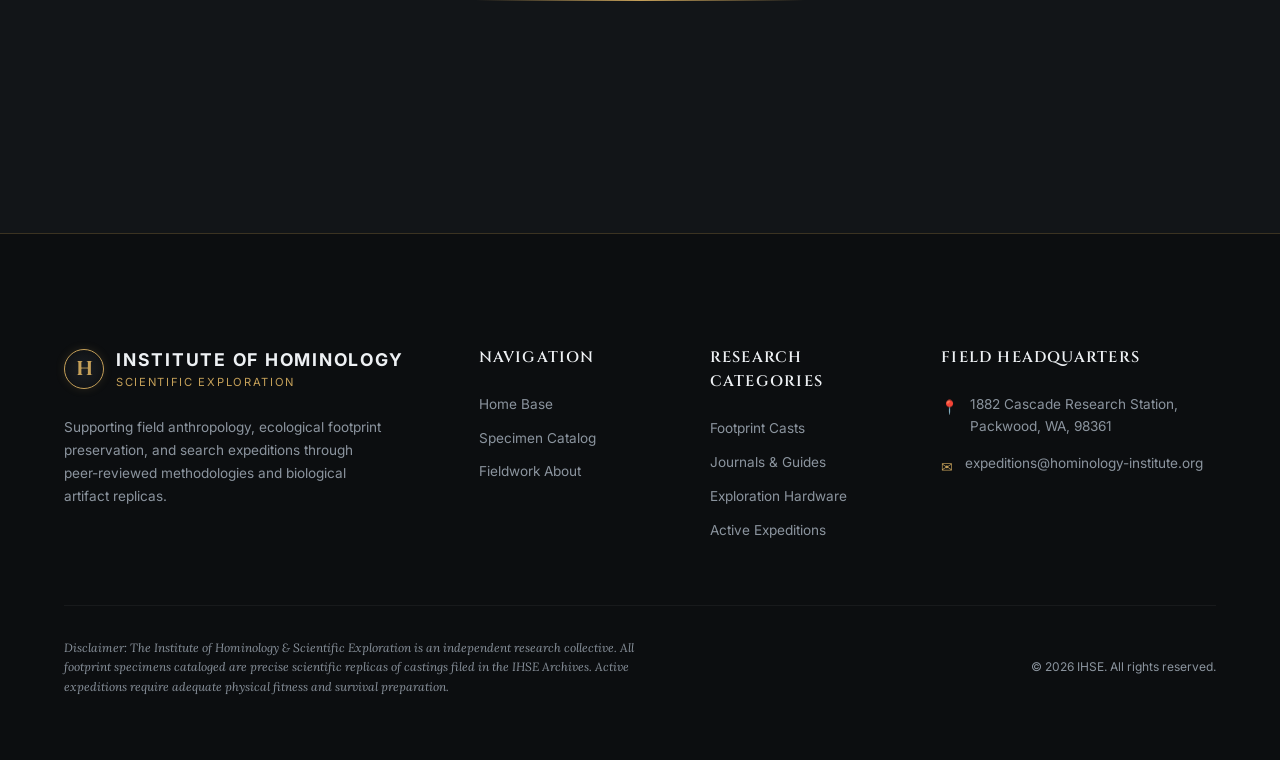
<file: store.html>
<!DOCTYPE html>
<html lang="en">
<head>
  <meta charset="UTF-8">
  <meta name="viewport" content="width=device-width, initial-scale=1.0">
  <title>IHSE Field Webstore | Institute of Hominology & Scientific Exploration</title>
  <meta name="description" content="Official store of the Institute of Hominology & Scientific Exploration. Purchase museum-grade plaster cast replicas, scientific literature, field exploration gear, and expedition slots.">
  
  <!-- CSS Stylesheet -->
  <link rel="stylesheet" href="store.css">
</head>
<body>

  <!-- Header / Navigation -->
  <header>
    <div class="header-container">
      <a href="index.html" class="logo-link" id="nav-logo">
        <div class="logo-icon">H</div>
        <div class="logo-text">
          <span class="logo-title">Institute of Hominology</span>
          <span class="logo-subtitle">&amp; Scientific Exploration</span>
        </div>
      </a>
      
      <nav>
        <a href="index.html" class="nav-link">Main Portal</a>
        <a href="#" class="nav-link active" data-view="home">Store Home</a>
        <a href="#" class="nav-link" data-view="shop">Shop Specimens</a>
        <a href="#" class="nav-link" data-view="about">About Store</a>
      </nav>

      <div class="header-actions">
        <button class="nav-cart-btn" id="nav-cart-btn" aria-label="Open Cart">
          🛒
          <span class="cart-count" id="cart-count-badge" style="display: none;">0</span>
        </button>
        <button class="menu-toggle" id="mobile-menu-btn" aria-label="Toggle Menu" onclick="showToast('Use the links above to navigate.', 'info')">☰</button>
      </div>
    </div>
  </header>


  <!-- Toast Notifications Container -->
  <div class="toast-container" id="toast-container"></div>

  <!-- MAIN VIEWS -->
  <main>
    
    <!-- 1. HOME VIEW -->
    <section id="home-view" class="view-section">
      <!-- Hero Banner -->
      <div class="hero">
        <div class="hero-content">
          <span class="hero-tag">Field Equipment &amp; Archives</span>
          <h1 class="hero-title">Equipping the Modern Expedition. Documenting the Unseen.</h1>
          <p class="hero-desc">Access official museum-grade plaster replicas, scientific journals, specialized bioacoustic tracking hardware, and secure placements on active fieldwork expeditions.</p>
          <div style="display: flex; gap: 1rem;">
            <button class="btn-primary" id="hero-shop-cta">Browse Catalog</button>
            <button class="btn-secondary" onclick="switchView('about')">Our Methodology</button>
          </div>
        </div>
      </div>

      <!-- Categories Showcase -->
      <section class="categories-showcase">
        <div class="container">
          <div class="section-header">
            <span class="section-tag">Curated Collections</span>
            <h2 class="section-title">Explore Store Divisions</h2>
          </div>
          <div class="category-grid">
            <div class="category-card cat-casts" data-category="casts">
              <div class="category-card-content">
                <span class="category-card-count">01</span>
                <h3 class="category-card-title">Footprint Casts</h3>
                <p class="category-card-desc">1:1 high-fidelity plaster castings showing anatomical dermal details.</p>
              </div>
            </div>
            <div class="category-card cat-literature" data-category="literature">
              <div class="category-card-content">
                <span class="category-card-count">02</span>
                <h3 class="category-card-title">Literature</h3>
                <p class="category-card-desc">Peer-reviewed academic journals, field guides, and historical inquiry books.</p>
              </div>
            </div>
            <div class="category-card cat-gear" data-category="gear">
              <div class="category-card-content">
                <span class="category-card-count">03</span>
                <h3 class="category-card-title">Field Equipment</h3>
                <p class="category-card-desc">Plaster casting kits, bioacoustic recorders, and thermal tracking gear.</p>
              </div>
            </div>
            <div class="category-card cat-expeditions" data-category="expeditions">
              <div class="category-card-content">
                <span class="category-card-count">04</span>
                <h3 class="category-card-title">Expeditions</h3>
                <p class="category-card-desc">Book active slots in upcoming field research campaigns globally.</p>
              </div>
            </div>
          </div>
        </div>
      </section>

      <!-- Featured Items -->
      <section class="featured-products">
        <div class="container">
          <div class="section-header">
            <span class="section-tag">Featured Specimens</span>
            <h2 class="section-title">Critical Evidence &amp; Equipment</h2>
          </div>
          <div class="product-grid" id="featured-grid">
            <!-- Dynamic Injection from App.js -->
          </div>
        </div>
      </section>
    </section>

    <!-- 2. SHOP VIEW -->
    <section id="shop-view" class="view-section" style="display: none;">
      <div class="container">
        <div class="section-header" style="margin-bottom: 2rem; text-align: left;">
          <span class="section-tag">Research Catalog</span>
          <h1 class="section-title">Institute Specimen Store</h1>
        </div>

        <div class="shop-layout">
          <!-- Sidebar Filters -->
          <aside class="shop-sidebar">
            <h3 class="sidebar-title">Filters</h3>
            
            <div class="search-box">
              <span class="search-icon">🔍</span>
              <input type="text" id="search-input" class="search-input" placeholder="Search specimens...">
            </div>

            <div class="filter-group">
              <h4 class="filter-group-title">Divisions</h4>
              <ul class="filter-list">
                <li><button class="filter-btn active" data-category="all">All Store Items</button></li>
                <li><button class="filter-btn" data-category="casts">Plaster Cast Replicas</button></li>
                <li><button class="filter-btn" data-category="literature">Scientific Literature</button></li>
                <li><button class="filter-btn" data-category="gear">Field Equipment</button></li>
                <li><button class="filter-btn" data-category="expeditions">Research Expeditions</button></li>
              </ul>
            </div>
          </aside>

          <!-- Catalog Grid -->
          <div class="shop-content">
            <div class="catalog-header">
              <span class="results-count" id="results-count">Showing 0 of 0 specimens</span>
              <div style="display: flex; align-items: center; gap: 0.5rem;">
                <label for="sort-select" style="font-size: 0.8rem; text-transform: uppercase; color: var(--text-muted);">Sort By:</label>
                <select id="sort-select" class="sort-select">
                  <option value="relevance">Catalog Order</option>
                  <option value="price-low">Price: Low to High</option>
                  <option value="price-high">Price: High to Low</option>
                  <option value="name">Alphabetical</option>
                </select>
              </div>
            </div>

            <div class="product-grid" id="catalog-grid">
              <!-- Dynamic Injection from App.js -->
            </div>
          </div>
        </div>
      </div>
    </section>

    <!-- 3. ABOUT VIEW -->
    <section id="about-view" class="view-section" style="display: none;">
      <div class="container">
        <article class="about-section">
          <header class="about-header">
            <span class="section-tag">Scientific Exploration</span>
            <h1 class="about-title">The Study of Hominology</h1>
            <p class="about-subtitle">Applying scientific rigor to relict hominoid studies globally.</p>
          </header>

          <img class="about-hero-img" src="assets/hero_banner.jpg" alt="Expedition forest">

          <div class="about-content">
            <p>Hominology occupies the intersection of paleoanthropology, zoology, and field exploration. The Institute of Hominology &amp; Scientific Exploration (IHSE) was established to investigate testimonies, biological artifacts, bioacoustic recordings, and geographic footprint trackways that suggest the presence of unclassified, relict hominoid species in the remote wilderness corridors of North America and Eurasia.</p>
            
            <p>We reject sensationalism. Our approach relies on rigorous field methodologies, biometric footprint documentation, and modern laboratory testing of hair, skin, and eDNA samples. By establishing this webstore, we allow enthusiasts, academics, and recruits to obtain precise castings of physical evidence and scientific literature, funding active field work in the process.</p>

            <div class="about-grid">
              <div class="about-box">
                <h3>High-Fidelity Casts</h3>
                <p>Our footprint and bone casts are produced using strict archaeological replication procedures. Molds are sourced directly from authenticated field prints and cast using extra-strength dental gypsum to prevent shrinkage and detail degradation.</p>
              </div>
              <div class="about-box">
                <h3>Bioacoustic Studies</h3>
                <p>The IHSE maintains high-sensitivity audio recorders in deep-wilderness locations. By purchasing our recommended bioacoustic arrays, you deploy the exact equipment our researchers trust for recording anomalous wood knocks and vocalizations.</p>
              </div>
            </div>

            <p>Your support directly enables our research teams to conduct systematic, multi-week tracking expeditions. All catalog sales contribute to the field expenses, satellite communication feeds, and local packing guides required to explore safely and bring back concrete evidence.</p>
          </div>
        </article>
      </div>
    </section>

  </main>

  <!-- CART SIDEBAR DRAWER -->
  <div class="cart-drawer-overlay" id="cart-drawer-overlay"></div>
  <div class="cart-drawer" id="cart-drawer">
    <div class="cart-header">
      <h3 class="cart-title">Research Cart</h3>
      <button class="cart-close-btn" id="cart-close-btn" aria-label="Close Cart">✕</button>
    </div>
    
    <div class="cart-items-container" id="cart-items">
      <!-- Dynamic Injection from App.js -->
      <p class="empty-cart-message">Your field exploration cart is empty.</p>
    </div>
    
    <div class="cart-footer">
      <div class="cart-summary-row">
        <span>Subtotal</span>
        <span id="cart-subtotal">$0.00</span>
      </div>
      <div class="cart-summary-row">
        <span>Bio-Tax (8%)</span>
        <span id="cart-tax">$0.00</span>
      </div>
      <div class="cart-summary-row">
        <span>Expedition Shipping</span>
        <span id="cart-shipping">$0.00</span>
      </div>
      <div class="cart-summary-row total">
        <span>Est. Total</span>
        <span id="cart-total">$0.00</span>
      </div>
      <button class="btn-primary cart-checkout-btn" id="cart-checkout-btn">Proceed to Manifest Checkout</button>
    </div>
  </div>

  <!-- PRODUCT SPECIFICATION MODAL -->
  <div class="modal-overlay" id="product-modal">
    <div class="modal-wrapper">
      <button class="modal-close-btn" aria-label="Close Details">✕</button>
      <div id="product-details-content-wrapper">
        <!-- Dynamic Injection from App.js -->
      </div>
    </div>
  </div>



  <!-- FOOTER -->
  <footer>
    <div class="container">
      <div class="footer-grid">
        <div>
          <div class="logo-link footer-logo">
            <div class="logo-icon">H</div>
            <div class="logo-text">
              <span class="logo-title" style="color: var(--text-light);">Institute of Hominology</span>
              <span class="logo-subtitle">Scientific Exploration</span>
            </div>
          </div>
          <p class="footer-desc">Supporting field anthropology, ecological footprint preservation, and search expeditions through peer-reviewed methodologies and biological artifact replicas.</p>
        </div>
        
        <div>
          <h4 class="footer-title">Navigation</h4>
          <ul class="footer-links">
            <li><a href="#" class="footer-link" onclick="switchView('home'); return false;">Home Base</a></li>
            <li><a href="#" class="footer-link" onclick="switchView('shop'); return false;">Specimen Catalog</a></li>
            <li><a href="#" class="footer-link" onclick="switchView('about'); return false;">Fieldwork About</a></li>
          </ul>
        </div>

        <div>
          <h4 class="footer-title">Research Categories</h4>
          <ul class="footer-links">
            <li><a href="#" class="footer-link" onclick="state.activeCategory='casts'; switchView('shop'); renderProducts(); return false;">Footprint Casts</a></li>
            <li><a href="#" class="footer-link" onclick="state.activeCategory='literature'; switchView('shop'); renderProducts(); return false;">Journals &amp; Guides</a></li>
            <li><a href="#" class="footer-link" onclick="state.activeCategory='gear'; switchView('shop'); renderProducts(); return false;">Exploration Hardware</a></li>
            <li><a href="#" class="footer-link" onclick="state.activeCategory='expeditions'; switchView('shop'); renderProducts(); return false;">Active Expeditions</a></li>
          </ul>
        </div>

        <div>
          <h4 class="footer-title">Field Headquarters</h4>
          <div class="footer-contact">
            <div class="footer-contact-item">
              <span class="footer-contact-icon">📍</span>
              <span>1882 Cascade Research Station,<br>Packwood, WA, 98361</span>
            </div>
            <div class="footer-contact-item">
              <span class="footer-contact-icon">✉</span>
              <span>expeditions@hominology-institute.org</span>
            </div>
          </div>
        </div>
      </div>

      <div class="footer-bottom">
        <p class="footer-disclaimer">Disclaimer: The Institute of Hominology &amp; Scientific Exploration is an independent research collective. All footprint specimens cataloged are precise scientific replicas of castings filed in the IHSE Archives. Active expeditions require adequate physical fitness and survival preparation.</p>
        <p style="white-space: nowrap;">&copy; 2026 IHSE. All rights reserved.</p>
      </div>
    </div>
  </footer>

  <!-- App Code Logic -->
  <script type="module" src="store.js"></script>
</body>
</html>
</file>
<file: store.css>
/* Style Guide & CSS Reset for Institute of Hominology Webstore */
@import url('https://fonts.googleapis.com/css2?family=Cinzel:wght@400;600;700&family=Inter:wght@300;400;500;600;700&family=Lora:ital,wght@0,400;0,500;0,600;1,400&display=swap');

:root {
  /* Colors */
  --bg-dark: #0c0e10;
  --bg-deep: #121518;
  --bg-panel: #1b1f24;
  --bg-card: #22272e;
  --bg-parchment: #f9f6f0;
  
  --color-primary: #2d5a27;
  --color-primary-hover: #3d7a35;
  --color-accent: #c5a059;
  --color-accent-hover: #d9b46e;
  --color-accent-dim: rgba(197, 160, 89, 0.15);
  
  --text-light: #eef1f4;
  --text-muted: #8b949e;
  --text-dark: #1b2024;
  --text-dark-muted: #57606a;
  
  --border-gold: 1px solid rgba(197, 160, 89, 0.25);
  --border-dark: 1px solid rgba(255, 255, 255, 0.08);
  --border-light: 1px solid rgba(0, 0, 0, 0.08);
  
  /* Fonts */
  --font-serif-header: 'Cinzel', serif;
  --font-serif-body: 'Lora', serif;
  --font-sans: 'Inter', sans-serif;
  
  /* Layout & Transitions */
  --max-width: 1280px;
  --transition-smooth: all 0.3s cubic-bezier(0.25, 0.8, 0.25, 1);
  --shadow-dark: 0 10px 30px rgba(0, 0, 0, 0.5);
  --shadow-light: 0 10px 30px rgba(0, 0, 0, 0.08);
}

/* Base resets */
* {
  margin: 0;
  padding: 0;
  box-sizing: border-box;
}

body {
  background-color: var(--bg-deep);
  color: var(--text-light);
  font-family: var(--font-sans);
  line-height: 1.6;
  overflow-x: hidden;
  -webkit-font-smoothing: antialiased;
}

h1, h2, h3, h4, h5, h6 {
  font-family: var(--font-serif-header);
  font-weight: 600;
  letter-spacing: 0.05em;
}

a {
  color: inherit;
  text-decoration: none;
}

button, input, select, textarea {
  font-family: inherit;
}

button {
  cursor: pointer;
  border: none;
  background: none;
  transition: var(--transition-smooth);
}

/* Custom Scrollbar */
::-webkit-scrollbar {
  width: 8px;
}
::-webkit-scrollbar-track {
  background: var(--bg-dark);
}
::-webkit-scrollbar-thumb {
  background: var(--color-accent-dim);
  border-radius: 4px;
}
::-webkit-scrollbar-thumb:hover {
  background: var(--color-accent);
}

/* Utility Layouts */
.container {
  width: 90%;
  max-width: var(--max-width);
  margin: 0 auto;
  padding: 2rem 0;
}

/* Header & Navigation */
header {
  position: sticky;
  top: 0;
  z-index: 100;
  background-color: rgba(12, 14, 16, 0.9);
  backdrop-filter: blur(10px);
  border-bottom: var(--border-dark);
  transition: var(--transition-smooth);
}

.header-container {
  display: flex;
  justify-content: space-between;
  align-items: center;
  padding: 1.25rem 5%;
}

.logo-link {
  display: flex;
  align-items: center;
  gap: 0.75rem;
}

.logo-icon {
  width: 40px;
  height: 40px;
  border: 1px solid var(--color-accent);
  border-radius: 50%;
  display: flex;
  align-items: center;
  justify-content: center;
  color: var(--color-accent);
  font-family: var(--font-serif-header);
  font-weight: bold;
  font-size: 1.25rem;
  background: radial-gradient(circle, var(--bg-panel) 0%, var(--bg-dark) 100%);
  box-shadow: 0 0 10px var(--color-accent-dim);
}

.logo-text {
  display: flex;
  flex-direction: column;
}

.logo-title {
  font-size: 1.1rem;
  font-weight: 700;
  color: var(--text-light);
  letter-spacing: 0.1em;
  text-transform: uppercase;
}

.logo-subtitle {
  font-size: 0.7rem;
  color: var(--color-accent);
  letter-spacing: 0.15em;
  text-transform: uppercase;
}

nav {
  display: flex;
  align-items: center;
  gap: 2.5rem;
}

.nav-link {
  font-size: 0.85rem;
  font-weight: 500;
  text-transform: uppercase;
  letter-spacing: 0.12em;
  position: relative;
  padding: 0.5rem 0;
  transition: var(--transition-smooth);
  opacity: 0.85;
}

.nav-link:hover, .nav-link.active {
  opacity: 1;
  color: var(--color-accent);
}

.nav-link::after {
  content: '';
  position: absolute;
  bottom: 0;
  left: 0;
  width: 0;
  height: 1px;
  background-color: var(--color-accent);
  transition: var(--transition-smooth);
}

.nav-link:hover::after, .nav-link.active::after {
  width: 100%;
}

.header-actions {
  display: flex;
  align-items: center;
  gap: 1.5rem;
}

.nav-cart-btn {
  position: relative;
  display: flex;
  align-items: center;
  justify-content: center;
  width: 44px;
  height: 44px;
  border-radius: 50%;
  border: var(--border-dark);
  color: var(--text-light);
  background: var(--bg-panel);
}

.nav-cart-btn:hover {
  border-color: var(--color-accent);
  color: var(--color-accent);
  background: rgba(197, 160, 89, 0.05);
}

.cart-count {
  position: absolute;
  top: -4px;
  right: -4px;
  background-color: var(--color-primary);
  color: var(--text-light);
  font-size: 0.75rem;
  font-weight: 700;
  min-width: 18px;
  height: 18px;
  border-radius: 9px;
  display: flex;
  align-items: center;
  justify-content: center;
  padding: 0 4px;
  border: 1px solid var(--bg-dark);
}

.menu-toggle {
  display: none;
  font-size: 1.5rem;
  color: var(--text-light);
}

/* Home Section Styles */
.hero {
  position: relative;
  height: 60vh;
  min-height: 450px;
  display: flex;
  align-items: center;
  background-image: linear-gradient(rgba(18, 21, 24, 0.75), rgba(18, 21, 24, 0.95)), url('assets/hero_banner.jpg');
  background-size: cover;
  background-position: center;
  border-bottom: var(--border-gold);
}

.hero::before {
  content: '';
  position: absolute;
  inset: 0;
  background: radial-gradient(circle at 70% 30%, transparent 10%, rgba(18, 21, 24, 0.9) 80%);
}

.hero-content {
  position: relative;
  z-index: 1;
  max-width: 700px;
  padding-left: 5%;
}

.hero-tag {
  color: var(--color-accent);
  font-family: var(--font-serif-header);
  font-size: 0.9rem;
  letter-spacing: 0.25em;
  text-transform: uppercase;
  margin-bottom: 0.75rem;
  display: inline-block;
}

.hero-title {
  font-size: 3rem;
  line-height: 1.15;
  margin-bottom: 1.25rem;
  color: var(--text-light);
  text-shadow: 0 4px 20px rgba(0, 0, 0, 0.6);
}

.hero-desc {
  font-family: var(--font-serif-body);
  font-style: italic;
  font-size: 1.1rem;
  color: var(--text-muted);
  margin-bottom: 2rem;
  line-height: 1.7;
}

.btn-primary {
  display: inline-flex;
  align-items: center;
  gap: 0.75rem;
  background-color: var(--color-primary);
  color: var(--text-light);
  padding: 0.9rem 2rem;
  font-size: 0.85rem;
  font-weight: 600;
  text-transform: uppercase;
  letter-spacing: 0.12em;
  border: 1px solid var(--color-primary-hover);
  border-radius: 4px;
  box-shadow: 0 4px 15px rgba(45, 90, 39, 0.3);
}

.btn-primary:hover {
  background-color: var(--color-primary-hover);
  box-shadow: 0 4px 20px rgba(45, 90, 39, 0.5);
  transform: translateY(-2px);
}

.btn-secondary {
  display: inline-flex;
  align-items: center;
  gap: 0.75rem;
  border: var(--border-gold);
  background-color: transparent;
  color: var(--color-accent);
  padding: 0.9rem 2rem;
  font-size: 0.85rem;
  font-weight: 600;
  text-transform: uppercase;
  letter-spacing: 0.12em;
  border-radius: 4px;
}

.btn-secondary:hover {
  background-color: var(--color-accent-dim);
  border-color: var(--color-accent-hover);
  color: var(--text-light);
  transform: translateY(-2px);
}

/* Category grid dashboard (non-cliche dashboard) */
.categories-showcase {
  padding: 5rem 0;
  background-color: var(--bg-dark);
}

.section-header {
  text-align: center;
  margin-bottom: 3.5rem;
}

.section-tag {
  color: var(--color-accent);
  font-size: 0.75rem;
  letter-spacing: 0.2em;
  text-transform: uppercase;
  display: block;
  margin-bottom: 0.5rem;
}

.section-title {
  font-size: 2.25rem;
  position: relative;
  padding-bottom: 1rem;
  display: inline-block;
}

.section-title::after {
  content: '';
  position: absolute;
  bottom: 0;
  left: 25%;
  width: 50%;
  height: 1px;
  background: linear-gradient(90deg, transparent, var(--color-accent), transparent);
}

.category-grid {
  display: grid;
  grid-template-columns: repeat(4, 1fr);
  gap: 1.5rem;
}

.category-card {
  position: relative;
  height: 380px;
  border-radius: 6px;
  overflow: hidden;
  border: var(--border-dark);
  display: flex;
  align-items: flex-end;
  padding: 2rem 1.5rem;
  cursor: pointer;
  transition: var(--transition-smooth);
}

.category-card::before {
  content: '';
  position: absolute;
  inset: 0;
  background-size: cover;
  background-position: center;
  transition: var(--transition-smooth);
  filter: grayscale(40%) contrast(105%);
}

.cat-casts::before { background-image: linear-gradient(to top, rgba(12, 14, 16, 0.95) 20%, rgba(12, 14, 16, 0.3) 70%), url('assets/footprint_cast.jpg'); }
.cat-literature::before { background-image: linear-gradient(to top, rgba(12, 14, 16, 0.95) 20%, rgba(12, 14, 16, 0.3) 70%), url('assets/journal.jpg'); }
.cat-gear::before { background-image: linear-gradient(to top, rgba(12, 14, 16, 0.95) 20%, rgba(12, 14, 16, 0.3) 70%), url('assets/field_kit.jpg'); }
.cat-expeditions::before { background-image: linear-gradient(to top, rgba(12, 14, 16, 0.95) 20%, rgba(12, 14, 16, 0.3) 70%), url('assets/expedition.jpg'); }

.category-card:hover::before {
  transform: scale(1.08);
  filter: grayscale(0%) contrast(100%);
}

.category-card:hover {
  border-color: var(--color-accent);
  box-shadow: var(--shadow-dark);
}

.category-card-content {
  position: relative;
  z-index: 1;
  width: 100%;
}

.category-card-count {
  font-family: var(--font-serif-header);
  color: var(--color-accent);
  font-size: 0.85rem;
  letter-spacing: 0.1em;
  margin-bottom: 0.25rem;
  display: block;
}

.category-card-title {
  font-size: 1.4rem;
  margin-bottom: 0.5rem;
  color: var(--text-light);
}

.category-card-desc {
  font-size: 0.8rem;
  color: var(--text-muted);
  opacity: 0;
  transform: translateY(10px);
  transition: var(--transition-smooth);
  max-height: 0;
  overflow: hidden;
}

.category-card:hover .category-card-desc {
  opacity: 1;
  transform: translateY(0);
  max-height: 60px;
  margin-top: 0.5rem;
}

/* Featured Products on Home */
.featured-products {
  padding: 5rem 0;
  background-color: var(--bg-deep);
}

/* Shop Section Styles */
.shop-layout {
  display: grid;
  grid-template-columns: 280px 1fr;
  gap: 2.5rem;
  margin-top: 2rem;
  align-items: start;
}

.shop-sidebar {
  background-color: var(--bg-panel);
  border: var(--border-dark);
  border-radius: 6px;
  padding: 1.5rem;
  position: sticky;
  top: 100px;
}

.sidebar-title {
  font-size: 1.1rem;
  border-bottom: 1px solid rgba(255, 255, 255, 0.08);
  padding-bottom: 0.75rem;
  margin-bottom: 1.25rem;
  text-transform: uppercase;
  letter-spacing: 0.08em;
}

.search-box {
  position: relative;
  margin-bottom: 1.75rem;
}

.search-input {
  width: 100%;
  background-color: var(--bg-dark);
  border: var(--border-dark);
  border-radius: 4px;
  color: var(--text-light);
  padding: 0.75rem 1rem 0.75rem 2.5rem;
  font-size: 0.85rem;
  transition: var(--transition-smooth);
}

.search-input:focus {
  outline: none;
  border-color: var(--color-accent);
}

.search-icon {
  position: absolute;
  left: 0.9rem;
  top: 50%;
  transform: translateY(-50%);
  color: var(--text-muted);
  font-size: 0.9rem;
  pointer-events: none;
}

.filter-group {
  margin-bottom: 1.75rem;
}

.filter-group-title {
  font-size: 0.85rem;
  font-weight: 600;
  text-transform: uppercase;
  color: var(--color-accent);
  letter-spacing: 0.08em;
  margin-bottom: 0.75rem;
}

.filter-list {
  list-style: none;
  display: flex;
  flex-direction: column;
  gap: 0.5rem;
}

.filter-btn {
  width: 100%;
  text-align: left;
  font-size: 0.9rem;
  color: var(--text-muted);
  padding: 0.5rem 0.75rem;
  border-radius: 4px;
  transition: var(--transition-smooth);
}

.filter-btn:hover, .filter-btn.active {
  color: var(--text-light);
  background-color: rgba(255, 255, 255, 0.05);
  font-weight: 500;
}

.filter-btn.active {
  border-left: 2px solid var(--color-accent);
  padding-left: 0.6rem;
}

/* Shop Catalog Grid & Toolbar */
.catalog-header {
  display: flex;
  justify-content: space-between;
  align-items: center;
  margin-bottom: 1.5rem;
  background-color: var(--bg-panel);
  border: var(--border-dark);
  border-radius: 6px;
  padding: 1rem 1.5rem;
}

.results-count {
  font-size: 0.9rem;
  color: var(--text-muted);
}

.sort-select {
  background-color: var(--bg-dark);
  color: var(--text-light);
  border: var(--border-dark);
  border-radius: 4px;
  padding: 0.5rem 2rem 0.5rem 1rem;
  font-size: 0.85rem;
  cursor: pointer;
  outline: none;
  appearance: none;
  background-image: url("data:image/svg+xml;utf8,<svg fill='%23c5a059' height='24' viewBox='0 0 24 24' width='24' xmlns='http://www.w3.org/2000/svg'><path d='M7 10l5 5 5-5z'/><path d='M0 0h24v24H0z' fill='none'/></svg>");
  background-repeat: no-repeat;
  background-position: right 8px center;
  transition: var(--transition-smooth);
}

.sort-select:focus {
  border-color: var(--color-accent);
}

.product-grid {
  display: grid;
  grid-template-columns: repeat(3, 1fr);
  gap: 1.5rem;
}

/* Product Card styling */
.product-card {
  background-color: var(--bg-panel);
  border: var(--border-dark);
  border-radius: 6px;
  overflow: hidden;
  display: flex;
  flex-direction: column;
  position: relative;
  transition: var(--transition-smooth);
}

.product-card:hover {
  border-color: var(--color-accent);
  box-shadow: var(--shadow-dark);
  transform: translateY(-4px);
}

.product-card-img-wrapper {
  position: relative;
  width: 100%;
  padding-top: 75%; /* 4:3 Aspect Ratio */
  overflow: hidden;
  background-color: var(--bg-dark);
}

.product-card-img {
  position: absolute;
  top: 0;
  left: 0;
  width: 100%;
  height: 100%;
  object-fit: cover;
  transition: var(--transition-smooth);
}

.product-card:hover .product-card-img {
  transform: scale(1.05);
}

.product-card-tag {
  position: absolute;
  top: 1rem;
  left: 1rem;
  background-color: rgba(12, 14, 16, 0.85);
  color: var(--color-accent);
  border: 1px solid rgba(197, 160, 89, 0.4);
  padding: 0.25rem 0.6rem;
  font-size: 0.65rem;
  font-weight: 600;
  text-transform: uppercase;
  letter-spacing: 0.08em;
  border-radius: 3px;
  backdrop-filter: blur(4px);
}

.product-card-body {
  padding: 1.5rem;
  display: flex;
  flex-direction: column;
  flex-grow: 1;
}

.product-card-title {
  font-size: 1.15rem;
  margin-bottom: 0.5rem;
  color: var(--text-light);
  line-height: 1.3;
}

.product-card-specs {
  font-family: var(--font-serif-body);
  font-size: 0.8rem;
  color: var(--text-muted);
  margin-bottom: 0.75rem;
  font-style: italic;
}

.product-card-desc {
  font-size: 0.85rem;
  color: var(--text-muted);
  margin-bottom: 1.25rem;
  display: -webkit-box;
  -webkit-line-clamp: 2;
  -webkit-box-orient: vertical;
  overflow: hidden;
  height: 2.7rem;
}

.product-card-footer {
  display: flex;
  justify-content: space-between;
  align-items: center;
  margin-top: auto;
  padding-top: 1rem;
  border-top: 1px solid rgba(255, 255, 255, 0.05);
}

.product-card-price {
  font-family: var(--font-serif-header);
  font-size: 1.2rem;
  color: var(--color-accent);
  font-weight: 600;
}

.product-card-btn {
  display: inline-flex;
  align-items: center;
  justify-content: center;
  width: 36px;
  height: 36px;
  border-radius: 50%;
  background-color: var(--bg-dark);
  color: var(--text-light);
  border: var(--border-dark);
}

.product-card-btn:hover {
  background-color: var(--color-primary);
  border-color: var(--color-primary-hover);
  transform: scale(1.1);
}

/* About / Research Page Styling */
.about-section {
  padding: 4rem 0;
  max-width: 900px;
  margin: 0 auto;
}

.about-header {
  text-align: center;
  margin-bottom: 3rem;
}

.about-title {
  font-size: 2.5rem;
  margin-bottom: 1rem;
}

.about-subtitle {
  font-family: var(--font-serif-body);
  font-style: italic;
  color: var(--color-accent);
  font-size: 1.15rem;
}

.about-hero-img {
  width: 100%;
  height: 400px;
  object-fit: cover;
  border-radius: 6px;
  border: var(--border-gold);
  margin-bottom: 3rem;
}

.about-content {
  font-family: var(--font-serif-body);
  font-size: 1.1rem;
  line-height: 1.8;
  color: var(--text-light);
}

.about-content p {
  margin-bottom: 2rem;
}

.about-grid {
  display: grid;
  grid-template-columns: repeat(2, 1fr);
  gap: 2.5rem;
  margin: 3.5rem 0;
}

.about-box {
  background-color: var(--bg-panel);
  border: var(--border-dark);
  padding: 2rem;
  border-radius: 6px;
}

.about-box h3 {
  color: var(--color-accent);
  margin-bottom: 1rem;
  font-size: 1.25rem;
}

.about-box p {
  font-family: var(--font-sans);
  font-size: 0.9rem;
  color: var(--text-muted);
  line-height: 1.6;
  margin-bottom: 0;
}

/* Cart Sidebar / Drawer */
.cart-drawer {
  position: fixed;
  top: 0;
  right: -420px;
  width: 100%;
  max-width: 420px;
  height: 100vh;
  background-color: var(--bg-panel);
  box-shadow: -10px 0 40px rgba(0,0,0,0.7);
  z-index: 200;
  display: flex;
  flex-direction: column;
  transition: right 0.4s cubic-bezier(0.16, 1, 0.3, 1);
  border-left: var(--border-gold);
}

.cart-drawer.open {
  right: 0;
}

.cart-drawer-overlay {
  position: fixed;
  inset: 0;
  background-color: rgba(0, 0, 0, 0.7);
  z-index: 199;
  opacity: 0;
  pointer-events: none;
  transition: var(--transition-smooth);
  backdrop-filter: blur(4px);
}

.cart-drawer-overlay.active {
  opacity: 1;
  pointer-events: auto;
}

.cart-header {
  padding: 1.5rem;
  border-bottom: 1px solid rgba(255, 255, 255, 0.08);
  display: flex;
  justify-content: space-between;
  align-items: center;
}

.cart-title {
  font-size: 1.2rem;
  text-transform: uppercase;
  letter-spacing: 0.08em;
}

.cart-close-btn {
  font-size: 1.5rem;
  color: var(--text-muted);
}

.cart-close-btn:hover {
  color: var(--color-accent);
}

.cart-items-container {
  flex-grow: 1;
  overflow-y: auto;
  padding: 1.5rem;
  display: flex;
  flex-direction: column;
  gap: 1.25rem;
}

.empty-cart-message {
  text-align: center;
  color: var(--text-muted);
  font-family: var(--font-serif-body);
  font-style: italic;
  margin-top: 3rem;
}

.cart-item {
  display: flex;
  gap: 1rem;
  padding-bottom: 1.25rem;
  border-bottom: 1px solid rgba(255, 255, 255, 0.05);
}

.cart-item-img {
  width: 70px;
  height: 70px;
  object-fit: cover;
  border-radius: 4px;
  background-color: var(--bg-dark);
  border: var(--border-dark);
}

.cart-item-info {
  flex-grow: 1;
  display: flex;
  flex-direction: column;
}

.cart-item-title {
  font-size: 0.95rem;
  font-weight: 600;
  margin-bottom: 0.25rem;
  line-height: 1.3;
}

.cart-item-specs {
  font-size: 0.75rem;
  color: var(--text-muted);
  margin-bottom: 0.5rem;
}

.cart-item-actions {
  display: flex;
  justify-content: space-between;
  align-items: center;
  margin-top: auto;
}

.cart-item-quantity {
  display: flex;
  align-items: center;
  border: var(--border-dark);
  border-radius: 4px;
  overflow: hidden;
  background-color: var(--bg-dark);
}

.quantity-btn {
  width: 26px;
  height: 26px;
  display: flex;
  align-items: center;
  justify-content: center;
  font-size: 0.85rem;
  color: var(--text-muted);
}

.quantity-btn:hover {
  background-color: rgba(255, 255, 255, 0.05);
  color: var(--text-light);
}

.quantity-value {
  width: 30px;
  text-align: center;
  font-size: 0.85rem;
  font-weight: 500;
}

.cart-item-price {
  font-family: var(--font-serif-header);
  color: var(--color-accent);
  font-size: 1rem;
}

.cart-item-remove {
  color: #c93b3b;
  font-size: 0.8rem;
  background: none;
  border: none;
  opacity: 0.8;
  margin-left: auto;
  margin-right: 1rem;
}

.cart-item-remove:hover {
  opacity: 1;
  text-decoration: underline;
}

.cart-footer {
  padding: 1.5rem;
  border-top: 1px solid rgba(255, 255, 255, 0.08);
  background-color: var(--bg-dark);
}

.cart-summary-row {
  display: flex;
  justify-content: space-between;
  margin-bottom: 0.75rem;
  font-size: 0.9rem;
  color: var(--text-muted);
}

.cart-summary-row.total {
  font-family: var(--font-serif-header);
  font-size: 1.2rem;
  color: var(--text-light);
  margin-top: 0.5rem;
  padding-top: 0.75rem;
  border-top: 1px solid rgba(255, 255, 255, 0.05);
}

.cart-summary-row.total span:last-child {
  color: var(--color-accent);
  font-weight: 600;
}

.cart-checkout-btn {
  width: 100%;
  margin-top: 1rem;
  padding: 1rem;
}

/* Modals (Product Details & Checkout) */
.modal-overlay {
  position: fixed;
  inset: 0;
  background-color: rgba(0, 0, 0, 0.8);
  z-index: 300;
  display: flex;
  align-items: center;
  justify-content: center;
  opacity: 0;
  pointer-events: none;
  transition: var(--transition-smooth);
  backdrop-filter: blur(6px);
  padding: 2rem;
}

.modal-overlay.open {
  opacity: 1;
  pointer-events: auto;
}

.modal-wrapper {
  background-color: var(--bg-panel);
  border: var(--border-gold);
  border-radius: 6px;
  width: 100%;
  max-width: 900px;
  max-height: 90vh;
  overflow-y: auto;
  position: relative;
  box-shadow: var(--shadow-dark);
  transform: scale(0.95);
  transition: var(--transition-smooth);
}

.modal-overlay.open .modal-wrapper {
  transform: scale(1);
}

.modal-close-btn {
  position: absolute;
  top: 1.25rem;
  right: 1.25rem;
  width: 36px;
  height: 36px;
  border-radius: 50%;
  border: var(--border-dark);
  background-color: rgba(0,0,0,0.3);
  display: flex;
  align-items: center;
  justify-content: center;
  font-size: 1.25rem;
  color: var(--text-muted);
  z-index: 10;
}

.modal-close-btn:hover {
  color: var(--text-light);
  border-color: var(--color-accent);
}

/* Product Detail Modal Content */
.product-details-container {
  display: grid;
  grid-template-columns: 1.1fr 1fr;
}

.product-details-media {
  background-color: var(--bg-dark);
  position: relative;
}

.product-details-img {
  width: 100%;
  height: 100%;
  min-height: 400px;
  object-fit: cover;
}

.product-details-content {
  padding: 2.5rem;
  display: flex;
  flex-direction: column;
}

.product-details-category {
  color: var(--color-accent);
  text-transform: uppercase;
  font-size: 0.75rem;
  font-weight: 600;
  letter-spacing: 0.15em;
  margin-bottom: 0.5rem;
}

.product-details-title {
  font-size: 1.8rem;
  margin-bottom: 0.75rem;
  line-height: 1.25;
}

.product-details-price {
  font-family: var(--font-serif-header);
  color: var(--color-accent);
  font-size: 1.5rem;
  font-weight: bold;
  margin-bottom: 1.5rem;
}

.product-details-desc {
  font-family: var(--font-serif-body);
  font-size: 0.95rem;
  color: var(--text-muted);
  line-height: 1.7;
  margin-bottom: 1.5rem;
}

.product-specs-table {
  width: 100%;
  border-collapse: collapse;
  margin-bottom: 2rem;
  font-size: 0.85rem;
}

.product-specs-table tr {
  border-bottom: 1px solid rgba(255, 255, 255, 0.05);
}

.product-specs-table td {
  padding: 0.6rem 0;
}

.product-specs-table td:first-child {
  font-weight: 500;
  color: var(--color-accent);
  width: 35%;
}

.product-specs-table td:last-child {
  color: var(--text-light);
}

.product-details-actions {
  display: flex;
  gap: 1rem;
  margin-top: auto;
}

.product-details-qty {
  width: 100px;
  display: flex;
  align-items: center;
  justify-content: space-between;
  border: var(--border-dark);
  border-radius: 4px;
  background-color: var(--bg-dark);
  padding: 0 0.5rem;
}

.product-details-qty button {
  width: 24px;
  height: 24px;
  color: var(--text-muted);
}

.product-details-qty button:hover {
  color: var(--text-light);
}

.product-details-add-btn {
  flex-grow: 1;
}

/* Checkout Modal Content */
.checkout-wrapper {
  max-width: 600px;
  padding: 2.5rem;
}

.checkout-header {
  text-align: center;
  margin-bottom: 2rem;
}

.checkout-steps {
  display: flex;
  justify-content: center;
  gap: 1rem;
  margin-bottom: 2rem;
}

.checkout-step {
  font-size: 0.75rem;
  text-transform: uppercase;
  letter-spacing: 0.1em;
  color: var(--text-muted);
  padding-bottom: 0.25rem;
  border-bottom: 2px solid transparent;
}

.checkout-step.active {
  color: var(--color-accent);
  border-color: var(--color-accent);
}

.checkout-form-step {
  display: none;
}

.checkout-form-step.active {
  display: block;
}

.form-grid {
  display: grid;
  grid-template-columns: repeat(2, 1fr);
  gap: 1.25rem;
  margin-bottom: 1.5rem;
}

.form-group {
  display: flex;
  flex-direction: column;
  gap: 0.5rem;
}

.form-group.full-width {
  grid-column: span 2;
}

.form-group label {
  font-size: 0.8rem;
  text-transform: uppercase;
  color: var(--color-accent);
  letter-spacing: 0.05em;
  font-weight: 500;
}

.form-input {
  background-color: var(--bg-dark);
  border: var(--border-dark);
  border-radius: 4px;
  color: var(--text-light);
  padding: 0.8rem 1rem;
  font-size: 0.9rem;
  transition: var(--transition-smooth);
}

.form-input:focus {
  outline: none;
  border-color: var(--color-accent);
}

.checkout-actions {
  display: flex;
  justify-content: space-between;
  margin-top: 2rem;
  border-top: 1px solid rgba(255, 255, 255, 0.05);
  padding-top: 1.5rem;
}

/* Order Summary panel in Checkout */
.checkout-order-summary {
  background-color: var(--bg-dark);
  border: var(--border-dark);
  border-radius: 4px;
  padding: 1.25rem;
  margin-bottom: 1.5rem;
}

.checkout-summary-title {
  font-size: 0.9rem;
  text-transform: uppercase;
  letter-spacing: 0.08em;
  margin-bottom: 0.75rem;
  color: var(--color-accent);
}

.checkout-summary-items {
  max-height: 150px;
  overflow-y: auto;
  margin-bottom: 1rem;
  border-bottom: 1px solid rgba(255, 255, 255, 0.05);
  padding-bottom: 0.75rem;
}

.checkout-summary-item {
  display: flex;
  justify-content: space-between;
  font-size: 0.85rem;
  margin-bottom: 0.5rem;
}

/* Receipt styles */
.receipt {
  text-align: center;
  padding: 1rem;
}

.receipt-icon {
  font-size: 3rem;
  color: var(--color-accent);
  margin-bottom: 1rem;
}

.receipt-number {
  font-family: var(--font-serif-header);
  color: var(--color-accent);
  margin-bottom: 1.5rem;
  font-size: 1.1rem;
}

.receipt-table {
  width: 100%;
  margin: 1.5rem 0;
  font-size: 0.85rem;
  text-align: left;
}

.receipt-table th {
  border-bottom: 1px solid rgba(255, 255, 255, 0.1);
  padding-bottom: 0.5rem;
  text-transform: uppercase;
  color: var(--color-accent);
  font-weight: 600;
}

.receipt-table td {
  padding: 0.5rem 0;
}

.receipt-table .total-row {
  border-top: 1px solid rgba(255, 255, 255, 0.1);
  font-weight: bold;
}

/* Toasts / Notifications */
.toast-container {
  position: fixed;
  bottom: 2rem;
  left: 2rem;
  z-index: 400;
  display: flex;
  flex-direction: column;
  gap: 0.75rem;
}

.toast {
  background-color: var(--bg-panel);
  border-left: 4px solid var(--color-accent);
  border-top: var(--border-dark);
  border-right: var(--border-dark);
  border-bottom: var(--border-dark);
  color: var(--text-light);
  padding: 1rem 1.5rem;
  border-radius: 4px;
  box-shadow: var(--shadow-dark);
  display: flex;
  align-items: center;
  gap: 1rem;
  transform: translateX(-120%);
  transition: transform 0.4s cubic-bezier(0.16, 1, 0.3, 1);
  min-width: 300px;
}

.toast.show {
  transform: translateX(0);
}

.toast-success {
  border-left-color: var(--color-primary);
}

.toast-icon {
  font-size: 1.1rem;
}

.toast-success .toast-icon {
  color: var(--color-primary-hover);
}

.toast-message {
  font-size: 0.85rem;
  font-weight: 500;
}

/* Footer Section */
footer {
  background-color: var(--bg-dark);
  border-top: var(--border-gold);
  padding: 5rem 0 2rem;
  margin-top: 4rem;
  color: var(--text-muted);
}

.footer-grid {
  display: grid;
  grid-template-columns: 2fr 1fr 1fr 1.5fr;
  gap: 3rem;
  margin-bottom: 4rem;
}

.footer-logo {
  margin-bottom: 1.5rem;
}

.footer-desc {
  font-size: 0.85rem;
  line-height: 1.7;
  max-width: 320px;
}

.footer-title {
  font-size: 0.95rem;
  text-transform: uppercase;
  color: var(--text-light);
  letter-spacing: 0.08em;
  margin-bottom: 1.5rem;
}

.footer-links {
  list-style: none;
  display: flex;
  flex-direction: column;
  gap: 0.75rem;
  font-size: 0.85rem;
}

.footer-link:hover {
  color: var(--color-accent);
  text-decoration: underline;
}

.footer-contact {
  display: flex;
  flex-direction: column;
  gap: 1rem;
  font-size: 0.85rem;
}

.footer-contact-item {
  display: flex;
  align-items: flex-start;
  gap: 0.75rem;
}

.footer-contact-icon {
  color: var(--color-accent);
  margin-top: 0.2rem;
}

.footer-bottom {
  border-top: 1px solid rgba(255, 255, 255, 0.05);
  padding-top: 2rem;
  display: flex;
  justify-content: space-between;
  align-items: center;
  font-size: 0.75rem;
}

.footer-disclaimer {
  font-family: var(--font-serif-body);
  font-style: italic;
  max-width: 600px;
}

/* Responsive Breakpoints */
@media (max-width: 1024px) {
  .category-grid {
    grid-template-columns: repeat(2, 1fr);
  }
  .product-grid {
    grid-template-columns: repeat(2, 1fr);
  }
  .shop-layout {
    grid-template-columns: 1fr;
  }
  .shop-sidebar {
    position: static;
  }
  .footer-grid {
    grid-template-columns: repeat(2, 1fr);
    gap: 2.5rem;
  }
}

@media (max-width: 768px) {
  nav {
    display: none; /* Mobile menu handles this */
  }
  .menu-toggle {
    display: block;
  }
  .hero-title {
    font-size: 2.25rem;
  }
  .product-details-container {
    grid-template-columns: 1fr;
  }
  .product-details-media {
    height: 300px;
  }
  .product-details-img {
    height: 100%;
  }
  .about-grid {
    grid-template-columns: 1fr;
    gap: 1.5rem;
  }
  .footer-bottom {
    flex-direction: column;
    gap: 1rem;
    text-align: center;
  }
}

@media (max-width: 480px) {
  .category-grid {
    grid-template-columns: 1fr;
  }
  .product-grid {
    grid-template-columns: 1fr;
  }
  .category-card {
    height: 300px;
  }
  .hero-content {
    padding-left: 2%;
  }
  .hero-title {
    font-size: 1.8rem;
  }
  .product-details-content {
    padding: 1.5rem;
  }
  .checkout-wrapper {
    padding: 1.5rem;
  }
  .form-grid {
    grid-template-columns: 1fr;
  }
  .form-group.full-width {
    grid-column: span 1;
  }
}

/* Dev Banner for Wix Integration info */
.dev-banner {
  background-color: var(--color-accent-dim);
  border-bottom: 1px solid rgba(197, 160, 89, 0.4);
  color: var(--color-accent);
  font-size: 0.8rem;
  padding: 0.6rem 0;
  position: relative;
  z-index: 150;
  text-align: center;
}
.dev-banner-content {
  display: flex;
  justify-content: space-between;
  align-items: center;
  width: 90%;
  max-width: var(--max-width);
  margin: 0 auto;
  gap: 1rem;
}
.dev-banner-content code {
  background: rgba(0,0,0,0.3);
  padding: 0.1rem 0.4rem;
  border-radius: 3px;
  font-family: monospace;
}
.dev-banner-close {
  color: var(--color-accent);
  font-weight: bold;
  font-size: 1rem;
  opacity: 0.8;
}
.dev-banner-close:hover {
  opacity: 1;
}
</file>
